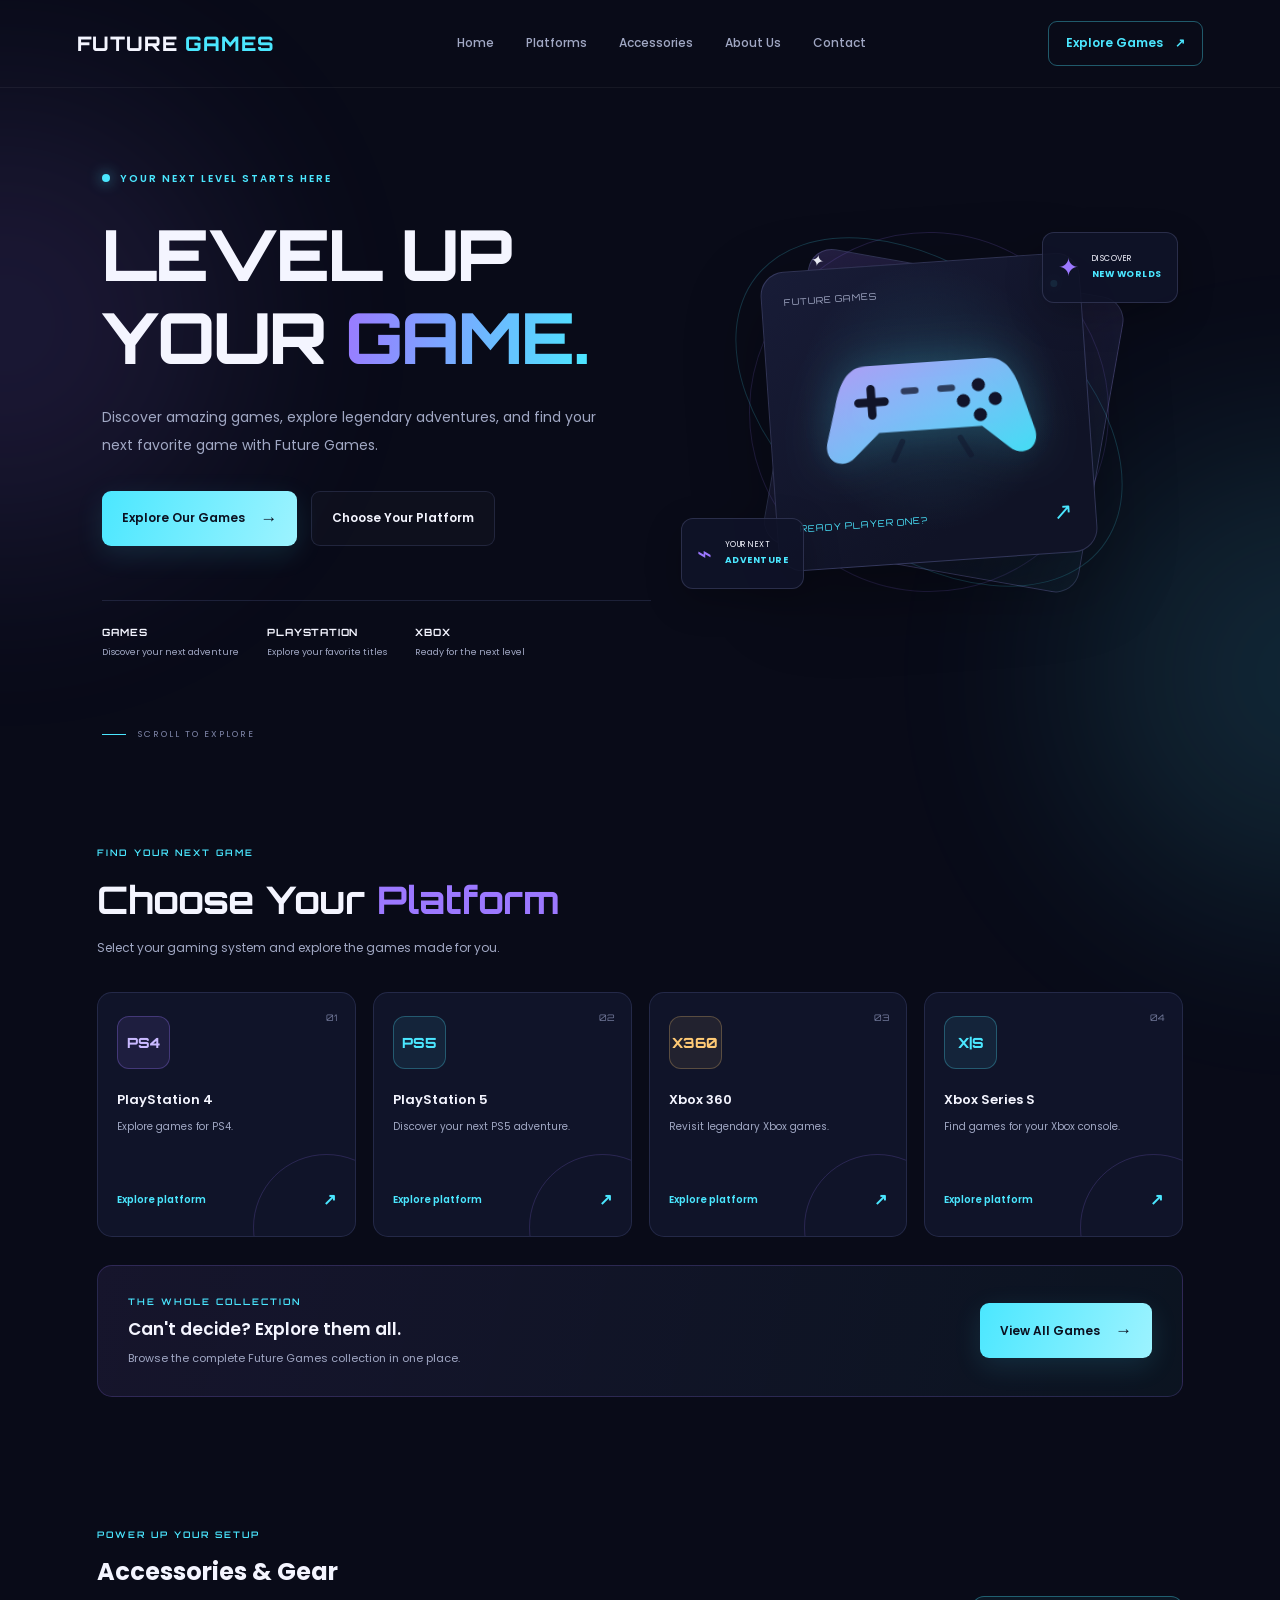
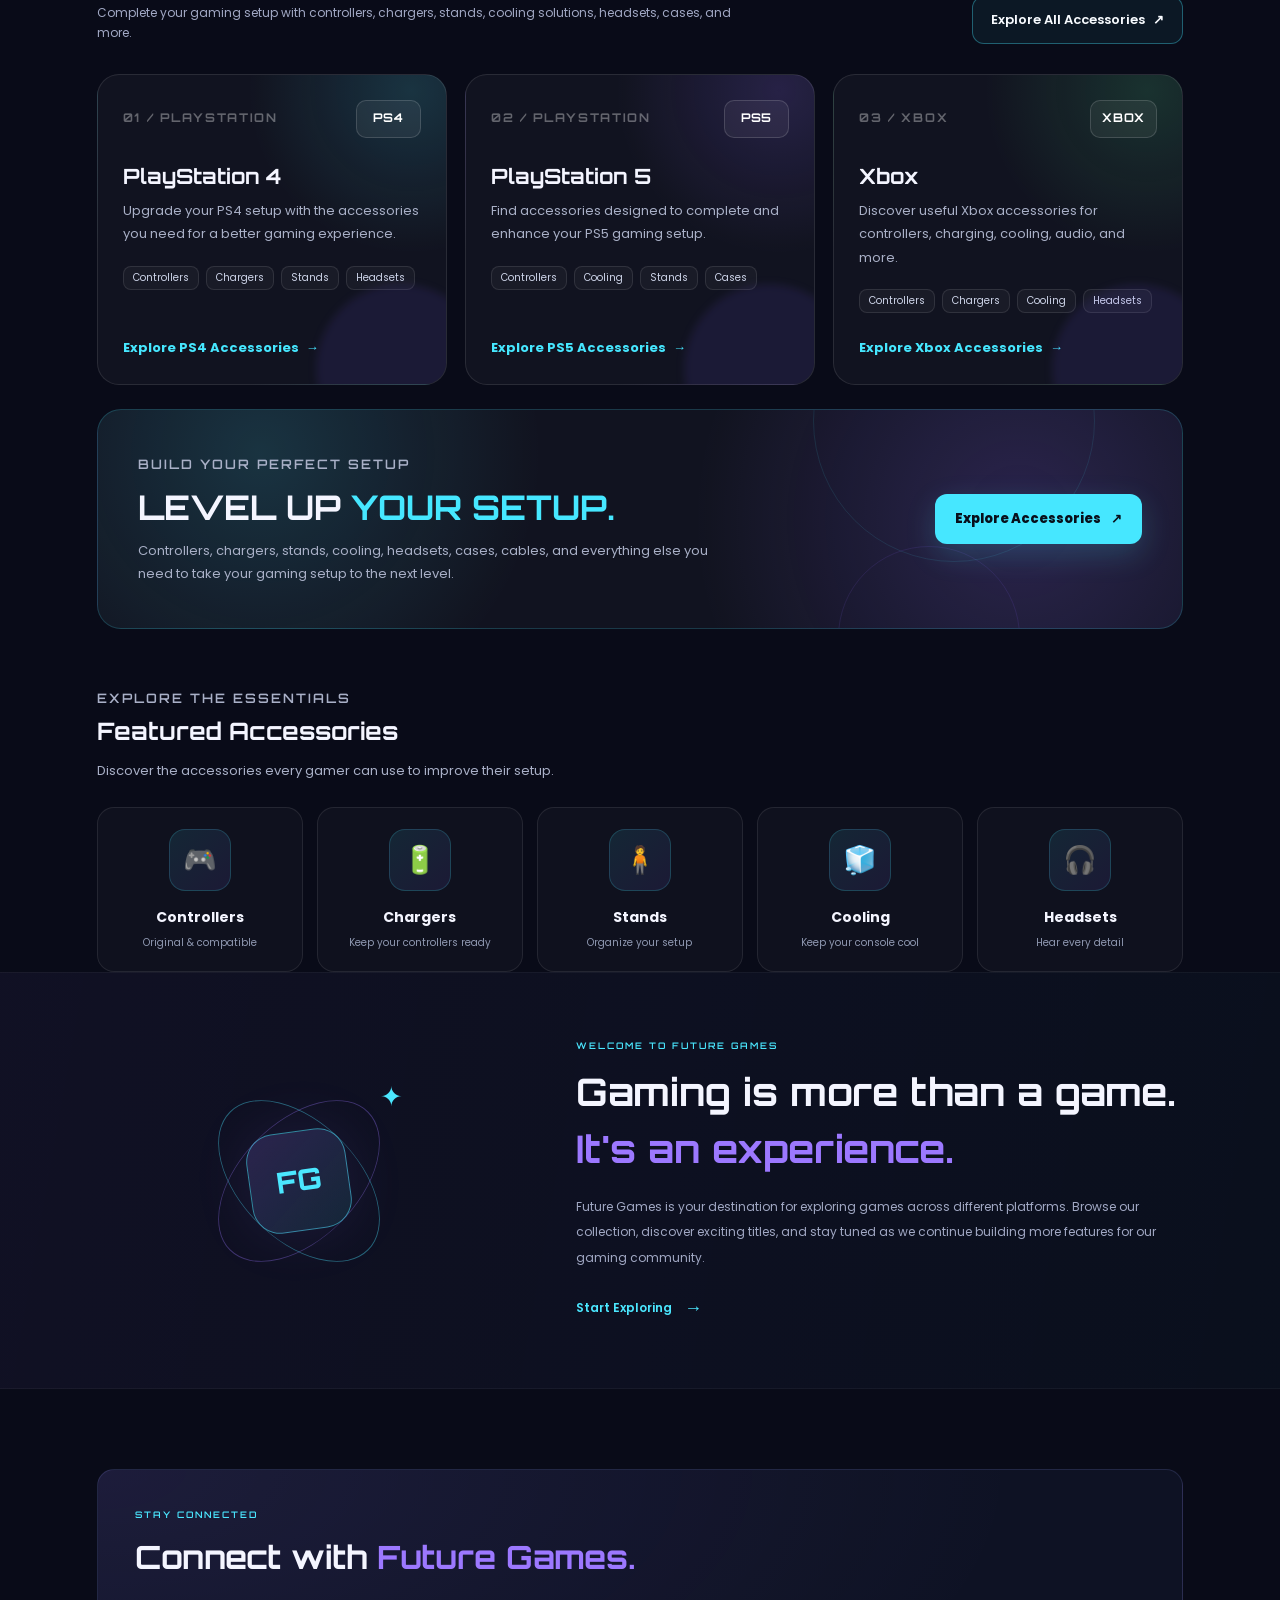
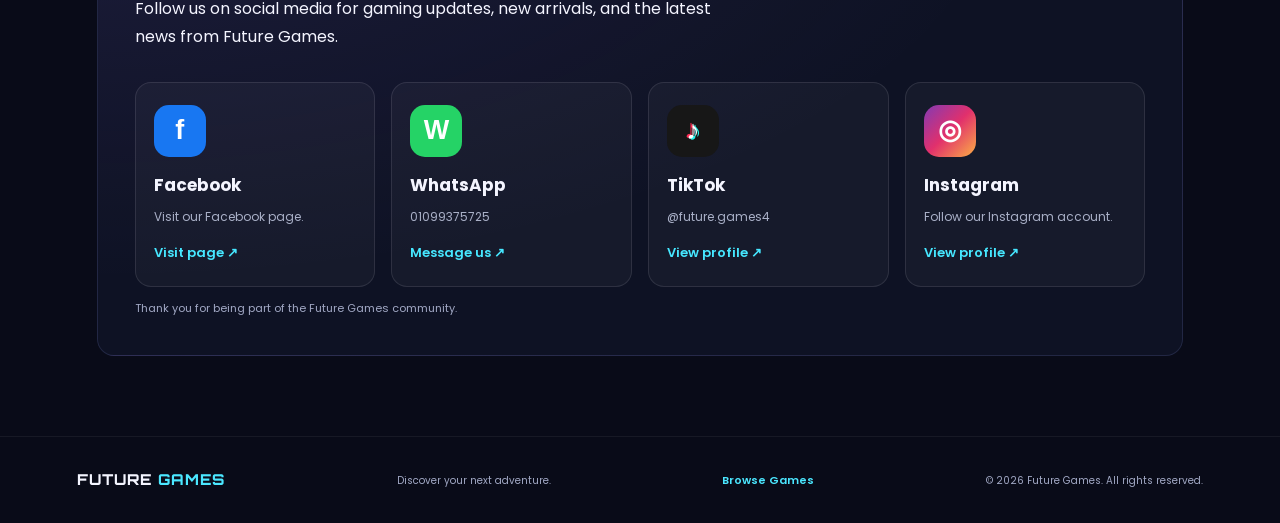
<file: index.html>
<!DOCTYPE html>
<html lang="en">
<head>
    <meta charset="UTF-8">
    <meta name="viewport" content="width=device-width, initial-scale=1.0">
    <title>Future Games</title>

    <link rel="preconnect" href="https://fonts.googleapis.com">
    <link rel="preconnect" href="https://fonts.gstatic.com" crossorigin>
    <link href="https://fonts.googleapis.com/css2?family=Orbitron:wght@500;700;800&family=Poppins:wght@400;500;600;700&display=swap" rel="stylesheet">

    <link rel="stylesheet" href="style.css">

    <script>
    (function () {
        const params = new URLSearchParams(window.location.search);

        /*
         * Future Games navigation:
         *
         * No query:
         * index.html -> home.html
         *
         * games=1:
         * index.html?games=1 -> games page
         *
         * platform:
         * index.html?platform=PS4 -> games page
         * index.html?platform=PS5 -> games page
         * etc.
         */

        const hasGamesParameter = params.get("games") === "1";
        const hasPlatformParameter = params.has("platform");

        if (!hasGamesParameter && !hasPlatformParameter) {
            window.location.replace("home.html");
            return;
        }

        const scrollKey = "futureGamesRefreshScroll-games";

        if ("scrollRestoration" in history) {
            history.scrollRestoration = "manual";
        }

        window.addEventListener("pagehide", function () {
            try {
                sessionStorage.setItem(
                    scrollKey,
                    String(window.scrollY || window.pageYOffset || 0)
                );
            } catch (error) {}
        });

        window.addEventListener("load", function () {
            const navigation = performance.getEntriesByType("navigation")[0];

            let savedPosition = null;

            try {
                savedPosition = sessionStorage.getItem(scrollKey);
            } catch (error) {}

            if (
                navigation &&
                navigation.type === "reload" &&
                savedPosition !== null
            ) {
                try {
                    sessionStorage.removeItem(scrollKey);
                } catch (error) {}

                const previousY = Number(savedPosition);

                if (Number.isFinite(previousY) && previousY > 0) {
                    const maxScroll = Math.max(
                        0,
                        document.documentElement.scrollHeight - window.innerHeight
                    );

                    window.scrollTo(0, Math.min(previousY, maxScroll));

                    requestAnimationFrame(function () {
                        requestAnimationFrame(function () {
                            window.scrollTo({
                                top: 0,
                                behavior: "smooth"
                            });
                        });
                    });
                } else {
                    window.scrollTo(0, 0);
                }
            } else {
                try {
                    sessionStorage.removeItem(scrollKey);
                } catch (error) {}
            }
        });
    })();
    </script>
</head>

<body>
    <div class="background-glow glow-one"></div>
    <div class="background-glow glow-two"></div>

    <header class="hero">
        <div class="hero-content">
            <p class="small-title">NEXT LEVEL GAMING</p>
            <h1>FUTURE <span>GAMES</span></h1>
            <p class="hero-description">
                Explore our collection of games and discover your next adventure.
            </p>

            <div class="search-box">
                <input
                    type="text"
                    id="searchInput"
                    placeholder="Search for a game..."
                >
            </div>
        </div>
    </header>

    <main class="container">
        <div class="section-header">
            <div>
                <p class="small-title">OUR COLLECTION</p>
                <h2>Featured Games</h2>
            </div>

            <div id="gameCount" class="game-count">0 Games</div>
        </div>

        <section id="gamesContainer" class="games-grid"></section>

        <div id="noResults" class="no-results">
            No games found.
        </div>
    </main>

    <div id="detailsModal" class="modal">
        <div class="modal-background"></div>

        <div class="modal-content">
            <button id="closeModal" class="close-button">×</button>
            <div id="detailsContainer"></div>
        </div>
    </div>

    <script src="script.js"></script>
</body>
</html>
</file>
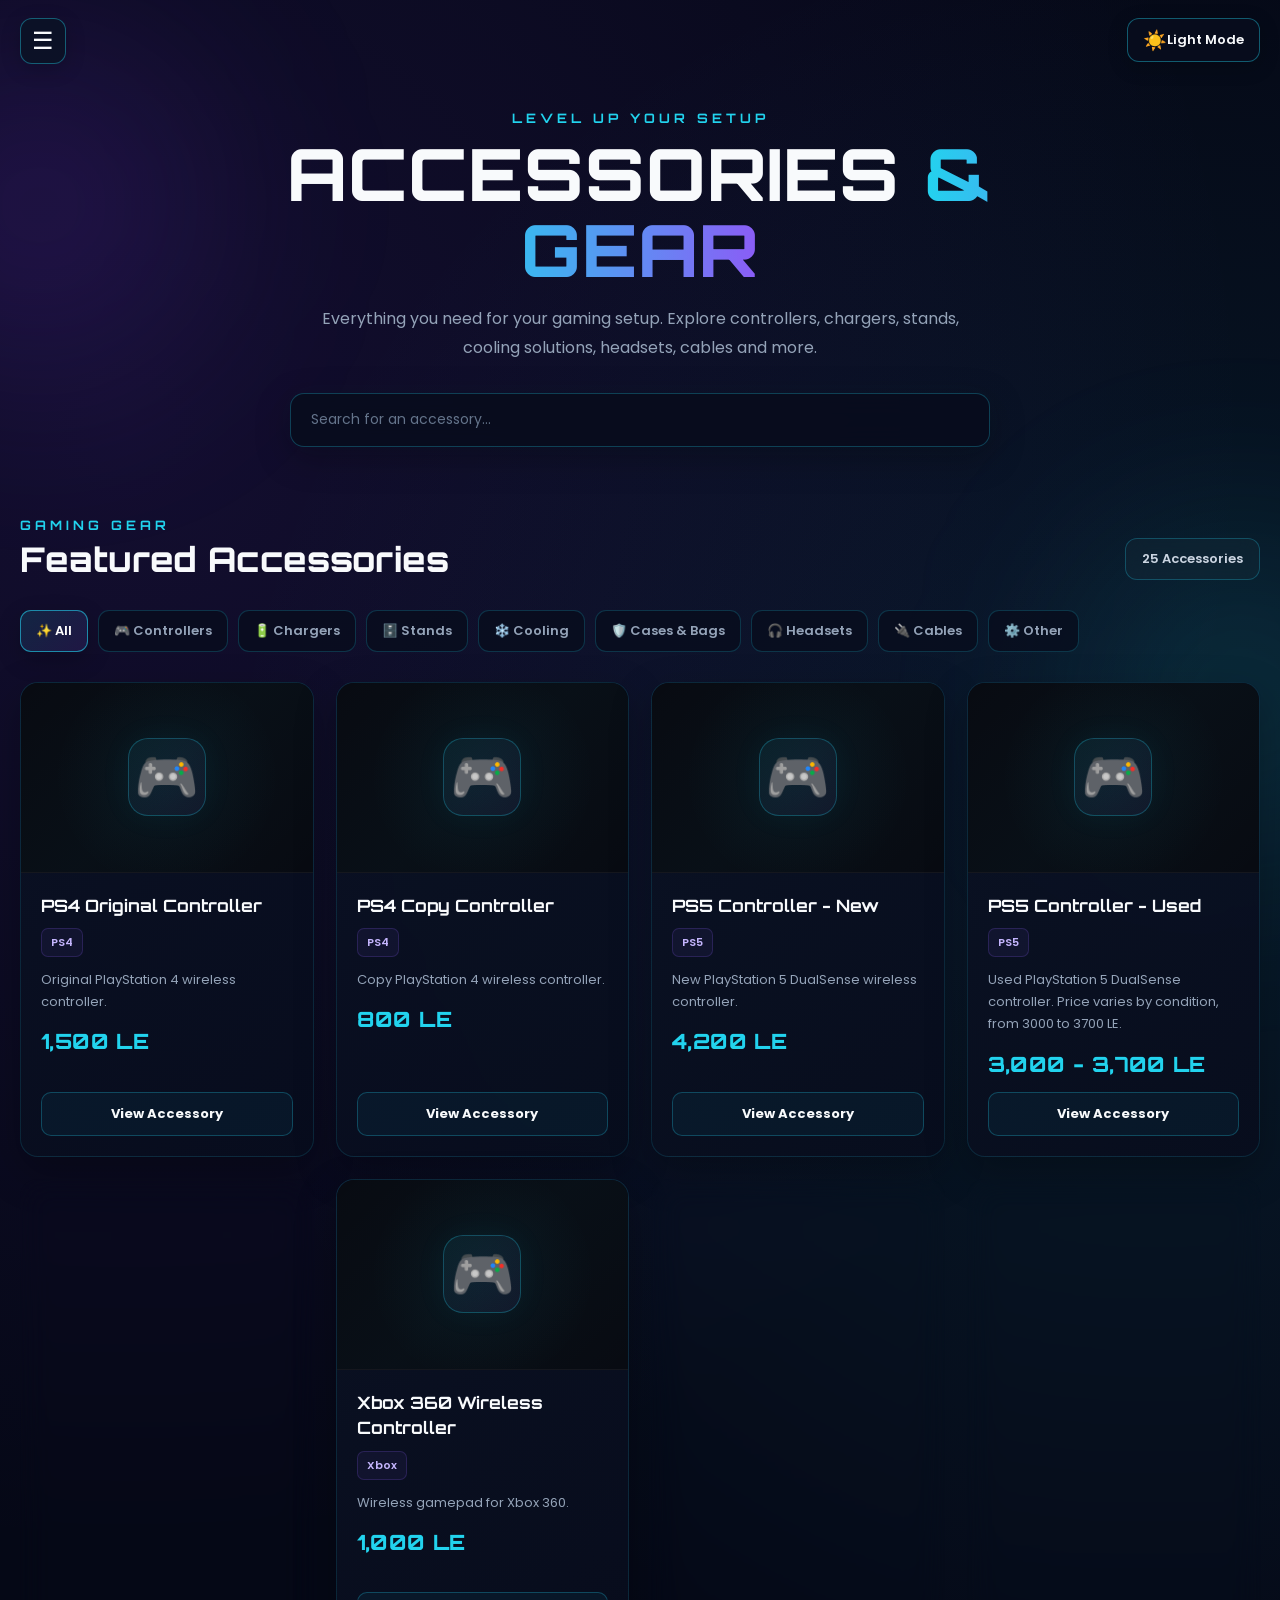
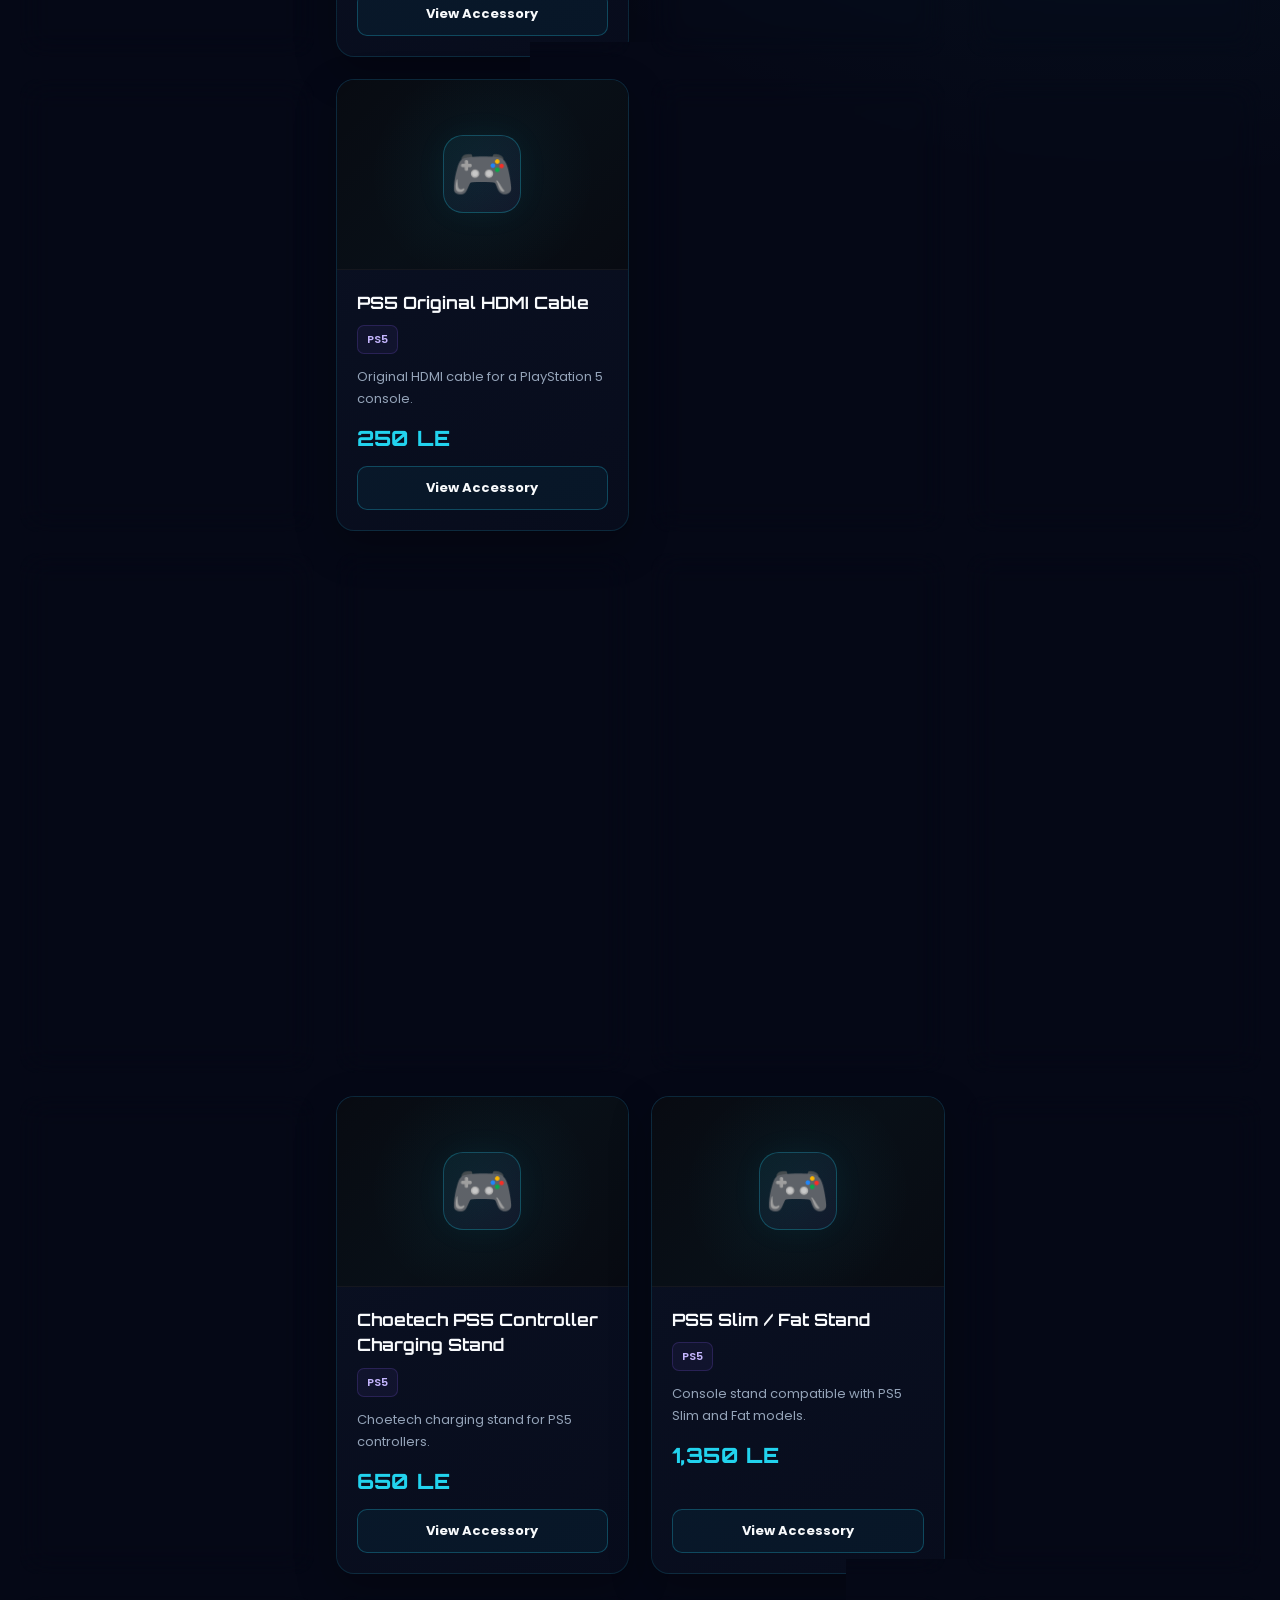
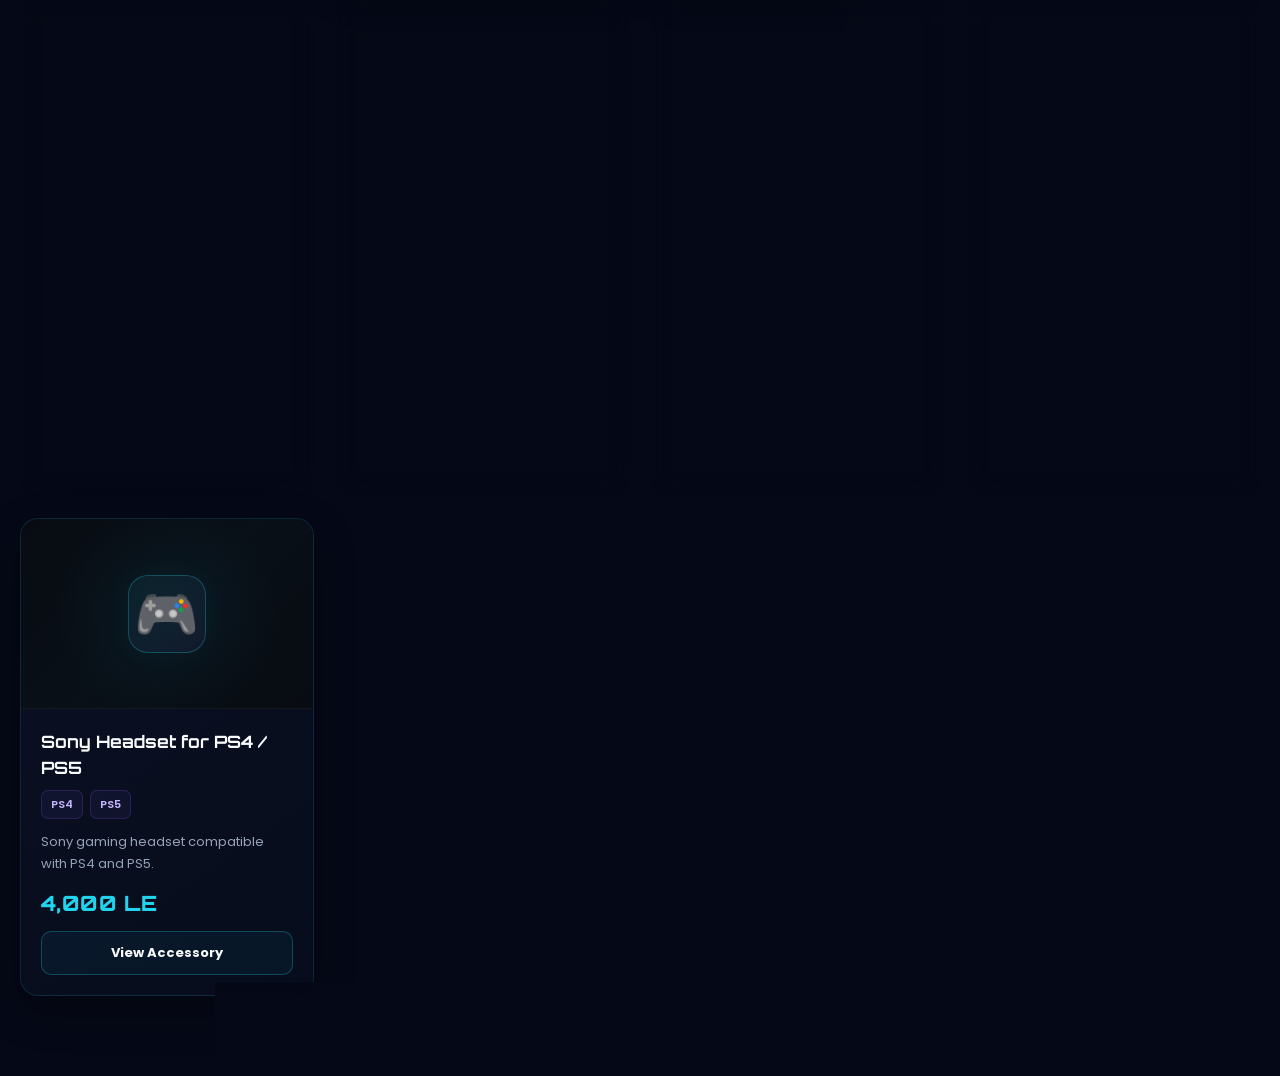
<file: accessories.html>
<!DOCTYPE html>
<html lang="en">
<head>
    <meta charset="UTF-8">
    <meta name="viewport" content="width=device-width, initial-scale=1.0">

    <title>Future Games | Accessories & Gear</title>

    <link rel="preconnect" href="https://fonts.googleapis.com">
    <link rel="preconnect" href="https://fonts.gstatic.com" crossorigin>

    <link
        href="https://fonts.googleapis.com/css2?family=Orbitron:wght@500;700;800&family=Poppins:wght@400;500;600;700&display=swap"
        rel="stylesheet"
    >

    <link rel="stylesheet" href="style.css">

    <style>
        /*
         * ============================================================
         * ACCESSORIES PAGE
         * ============================================================
         */

        .accessories-page {
            position: relative;
            z-index: 2;
        }

        /*
         * ACCESSORIES HERO
         */

        .accessories-hero {
            position: relative;
            padding: 110px 20px 70px;
            text-align: center;
        }

        .accessories-hero .hero-content {
            max-width: 900px;
            margin: 0 auto;
        }

        .accessories-hero h1 {
            margin: 10px 0 18px;
            font-family: "Orbitron", sans-serif;
            font-size: clamp(38px, 7vw, 72px);
            font-weight: 800;
            line-height: 1.05;
            letter-spacing: 1px;
        }

        .accessories-hero h1 span {
            background: linear-gradient(90deg, #22d3ee, #8b5cf6);
            -webkit-background-clip: text;
            background-clip: text;
            color: transparent;
        }

        .accessories-description {
            max-width: 680px;
            margin: 0 auto 30px;
            color: #94a3b8;
            font-size: 16px;
            line-height: 1.8;
        }

        /*
         * ACCESSORIES SEARCH
         */

        .accessories-search-box {
            width: min(700px, 100%);
            margin: 0 auto;
        }

        .accessories-search-box input {
            width: 100%;
            min-height: 54px;
            padding: 15px 20px;
            border: 1px solid #22d3ee44;
            border-radius: 14px;
            outline: none;
            color: #f8fafc;
            background: #080d1de8;
            font-family: "Poppins", sans-serif;
            font-size: 14px;
            box-shadow: 0 10px 35px #0004, 0 0 30px #22d3ee08;
            backdrop-filter: blur(15px);
            transition: border-color .25s, box-shadow .25s, background .25s;
        }

        .accessories-search-box input::placeholder {
            color: #64748b;
        }

        .accessories-search-box input:focus {
            border-color: #22d3ee99;
            box-shadow: 0 10px 35px #0005, 0 0 30px #22d3ee18;
        }

        /*
         * ACCESSORIES CONTAINER
         */

        .accessories-container {
            position: relative;
            z-index: 2;
            width: min(1400px, calc(100% - 40px));
            margin: 0 auto;
            padding-bottom: 80px;
        }

        /*
         * SECTION HEADER
         */

        .accessories-section-header {
            display: flex;
            align-items: flex-end;
            justify-content: space-between;
            gap: 20px;
            margin-bottom: 30px;
        }

        .accessories-section-header h2 {
            margin: 5px 0 0;
            font-family: "Orbitron", sans-serif;
            font-size: clamp(24px, 4vw, 34px);
            font-weight: 800;
        }

        .accessories-count {
            flex-shrink: 0;
            padding: 10px 16px;
            border: 1px solid #22d3ee44;
            border-radius: 12px;
            color: #cbd5e1;
            background: #ffffff06;
            font-size: 13px;
            font-weight: 600;
            backdrop-filter: blur(10px);
        }

        /*
         * CATEGORY FILTERS
         */

        .accessories-filters {
            display: flex;
            flex-wrap: wrap;
            gap: 10px;
            margin-bottom: 30px;
        }

        .accessory-filter {
            min-height: 42px;
            padding: 9px 15px;
            border: 1px solid #22d3ee33;
            border-radius: 11px;
            color: #94a3b8;
            background: #080d1dcc;
            cursor: pointer;
            font-family: "Poppins", sans-serif;
            font-size: 13px;
            font-weight: 600;
            transition: color .2s, background .2s, border-color .2s, transform .2s;
        }

        .accessory-filter:hover {
            color: #f8fafc;
            border-color: #22d3ee77;
            background: #22d3ee12;
            transform: translateY(-2px);
        }

        .accessory-filter.active {
            color: #ffffff;
            border-color: #22d3ee99;
            background: linear-gradient(135deg, #22d3ee20, #8b5cf620);
            box-shadow: 0 8px 25px #0003;
        }

        /*
         * ACCESSORIES GRID
         */

        .accessories-grid {
            display: grid;
            grid-template-columns: repeat(auto-fill, minmax(250px, 1fr));
            gap: 22px;
        }

        /*
         * ACCESSORY CARD
         */

        .accessory-card {
            min-height: 330px;
            display: flex;
            flex-direction: column;
            overflow: hidden;
            border: 1px solid #22d3ee22;
            border-radius: 18px;
            background: linear-gradient(145deg, #0b1224ee, #080d1dee);
            box-shadow: 0 15px 40px #0004;
            backdrop-filter: blur(15px);
            transition: transform .25s, border-color .25s, box-shadow .25s;
            animation: accessoryCardReveal .4s ease both;
        }

        .accessory-card:hover {
            transform: translateY(-7px);
            border-color: #22d3ee66;
            box-shadow: 0 22px 55px #0006, 0 0 30px #22d3ee0c;
        }

        @keyframes accessoryCardReveal {
            from {
                opacity: 0;
                transform: translateY(15px);
            }

            to {
                opacity: 1;
                transform: translateY(0);
            }
        }

        /*
         * ACCESSORY COVER
         */

        .accessory-cover {
            position: relative;
            height: 190px;
            display: flex;
            align-items: center;
            justify-content: center;
            overflow: hidden;
            border-bottom: 1px solid #ffffff0d;
            background: radial-gradient(circle at center, #22d3ee0e, transparent 65%), #080b12;
            font-size: 52px;
            background-size: contain;
            background-repeat: no-repeat;
            background-position: center;
        }

        .accessory-cover::after {
            content: "";
            position: absolute;
            inset: 0;
            background: linear-gradient(135deg, transparent, #22d3ee06, transparent);
            pointer-events: none;
        }

        .accessory-placeholder-icon {
            position: relative;
            z-index: 1;
            width: 78px;
            height: 78px;
            display: flex;
            align-items: center;
            justify-content: center;
            border: 1px solid #22d3ee44;
            border-radius: 20px;
            background: linear-gradient(135deg, #22d3ee12, #8b5cf612);
            box-shadow: 0 0 35px #22d3ee0c;
        }

        /*
         * ACCESSORY INFO
         */

        .accessory-info {
            display: flex;
            flex-direction: column;
            flex: 1;
            padding: 20px;
        }

        .accessory-info h3 {
            margin: 0 0 10px;
            color: #f8fafc;
            font-family: "Orbitron", sans-serif;
            font-size: 17px;
            font-weight: 700;
            line-height: 1.5;
        }

        .accessory-tags {
            display: flex;
            flex-wrap: wrap;
            gap: 7px;
            margin-bottom: 12px;
        }

        .accessory-tag {
            padding: 5px 9px;
            border: 1px solid #8b5cf633;
            border-radius: 7px;
            color: #c4b5fd;
            background: #8b5cf610;
            font-size: 11px;
            font-weight: 600;
        }

        .accessory-description {
            margin: 0;
            color: #94a3b8;
            font-size: 13px;
            line-height: 1.7;
        }

        /*
         * ACCESSORY PRICE
         */

        .accessory-price {
            margin: 15px 0;
            color: #22d3ee;
            font-family: "Orbitron", sans-serif;
            font-size: 21px;
            font-weight: 800;
            letter-spacing: .4px;
        }

        .accessory-offer {
            display: inline-block;
            align-self: flex-start;
            margin: 0 0 12px;
            padding: 5px 10px;
            border: 1px solid #22c55e66;
            border-radius: 8px;
            color: #86efac;
            background: #22c55e14;
            font-size: 12px;
            font-weight: 700;
        }

        .accessory-button {
            width: 100%;
            margin-top: auto;
            padding: 11px 14px;
            border: 1px solid #22d3ee44;
            border-radius: 10px;
            color: #f8fafc;
            background: #22d3ee0d;
            cursor: pointer;
            font-family: "Poppins", sans-serif;
            font-size: 13px;
            font-weight: 700;
            transition: background .2s, border-color .2s, transform .2s;
        }

        .accessory-button:hover {
            border-color: #22d3ee88;
            background: #22d3ee18;
            transform: translateY(-2px);
        }

        /*
         * EMPTY STATE
         */

        .accessories-empty {
            display: none;
            padding: 70px 25px;
            border: 1px dashed #22d3ee44;
            border-radius: 18px;
            text-align: center;
            background: #ffffff03;
        }

        .accessories-empty-icon {
            width: 76px;
            height: 76px;
            display: flex;
            align-items: center;
            justify-content: center;
            margin: 0 auto 20px;
            border: 1px solid #22d3ee33;
            border-radius: 50%;
            background: linear-gradient(135deg, #22d3ee12, #8b5cf612);
            font-size: 32px;
        }

        .accessories-empty h3 {
            margin: 0 0 10px;
            font-family: "Orbitron", sans-serif;
            font-size: 24px;
        }

        .accessories-empty p {
            max-width: 500px;
            margin: 0 auto;
            color: #64748b;
            font-size: 14px;
            line-height: 1.7;
        }

        /*
         * ACCESSORIES SIDEBAR
         */

        .accessories-sidebar-wrapper {
            position: relative;
            z-index: 5000;
        }

        .sidebar-all-accessories-button,
        .sidebar-all-games-button {
            margin-top: 10px;
        }

        /*
         * LIGHT MODE
         */

        body.light-mode .accessories-search-box input {
            color: #0f172a;
            background: #ffffffdd;
            border-color: #0891b244;
        }

        body.light-mode .accessories-search-box input::placeholder {
            color: #64748b;
        }

        body.light-mode .accessory-filter {
            color: #475569;
            background: #ffffffcc;
            border-color: #0891b233;
        }

        body.light-mode .accessory-filter:hover {
            color: #0f172a;
            background: #0891b210;
            border-color: #0891b266;
        }

        body.light-mode .accessory-filter.active {
            color: #0f172a;
            border-color: #0891b277;
            background: linear-gradient(135deg, #22d3ee20, #8b5cf620);
        }

        body.light-mode .accessory-card {
            background: #ffffffdd;
            border-color: #0891b222;
        }

        body.light-mode .accessory-card:hover {
            border-color: #0891b266;
        }

        body.light-mode .accessory-info h3 {
            color: #0f172a;
        }

        body.light-mode .accessory-description {
            color: #64748b;
        }

        body.light-mode .accessories-count {
            color: #475569;
            background: #ffffff99;
            border-color: #0891b233;
        }

        body.light-mode .accessory-price {
            color: #0891b2;
        }

        body.light-mode .accessory-button {
            color: #0f172a;
        }

        body.light-mode .accessory-offer {
            color: #166534;
            background: #22c55e16;
        }

        body.light-mode .accessories-empty {
            background: #ffffff88;
        }

        /*
         * RESPONSIVE
         */

        @media(max-width: 800px) {
            .accessories-hero {
                padding-top: 90px;
            }

            .accessories-section-header {
                align-items: flex-start;
                flex-direction: column;
            }

            .accessories-grid {
                grid-template-columns: repeat(auto-fill, minmax(220px, 1fr));
            }
        }

        @media(max-width: 550px) {
            .accessories-hero {
                padding: 85px 15px 55px;
            }

            .accessories-container {
                width: calc(100% - 24px);
            }

            .accessories-hero h1 {
                font-size: 38px;
            }

            .accessories-description {
                font-size: 14px;
            }

            .accessories-section-header h2 {
                font-size: 24px;
            }

            .accessories-grid {
                grid-template-columns: 1fr;
            }

            .accessory-cover {
                height: 180px;
            }

            .accessories-filters {
                gap: 7px;
            }

            .accessory-filter {
                flex: 1 1 auto;
            }

            .header-controls {
                top: 10px !important;
                right: 10px !important;
                gap: 6px !important;
            }
        }
    </style>

    <script>
    /*
     * ============================================================
     * ACCESSORIES PAGE NAVIGATION
     * ============================================================
     */

    (function () {
        const scrollKey = "futureGamesRefreshScroll-accessories";

        if ("scrollRestoration" in history) {
            history.scrollRestoration = "manual";
        }

        window.addEventListener("pagehide", function () {
            try {
                sessionStorage.setItem(
                    scrollKey,
                    String(window.scrollY || window.pageYOffset || 0)
                );
            } catch (error) {}
        });

        window.addEventListener("load", function () {
            const navigation = performance.getEntriesByType("navigation")[0];
            let savedPosition = null;

            try {
                savedPosition = sessionStorage.getItem(scrollKey);
            } catch (error) {}

            if (
                navigation &&
                navigation.type === "reload" &&
                savedPosition !== null
            ) {
                try {
                    sessionStorage.removeItem(scrollKey);
                } catch (error) {}

                const previousY = Number(savedPosition);

                if (Number.isFinite(previousY) && previousY > 0) {
                    const maxScroll = Math.max(
                        0,
                        document.documentElement.scrollHeight - window.innerHeight
                    );

                    window.scrollTo(0, Math.min(previousY, maxScroll));

                    requestAnimationFrame(function () {
                        requestAnimationFrame(function () {
                            window.scrollTo({
                                top: 0,
                                behavior: "smooth"
                            });
                        });
                    });
                } else {
                    window.scrollTo(0, 0);
                }
            } else {
                try {
                    sessionStorage.removeItem(scrollKey);
                } catch (error) {}
            }
        });
    })();
    </script>
</head>

<body>

    <!-- BACKGROUND -->

    <div class="background-glow glow-one"></div>
    <div class="background-glow glow-two"></div>

    <!-- ACCESSORIES SIDEBAR -->

    <div
        class="accessories-sidebar-wrapper"
        id="accessoriesSidebarWrapper"
    >
        <button
            class="platform-menu-button"
            id="platformMenuButton"
            type="button"
            aria-label="Open console menu"
            aria-expanded="false"
        >
            ☰
        </button>

        <div class="platform-overlay" id="platformOverlay"></div>

        <aside
            class="platform-sidebar"
            id="platformSidebar"
            aria-label="Console selection"
        >
            <button
                class="platform-close"
                id="platformCloseButton"
                type="button"
                aria-label="Close menu"
            >
                ×
            </button>

            <h2>Choose Console</h2>

            <button
                type="button"
                id="sidebarHomeButton"
                class="sidebar-home-button"
            >
                🏠 Home
            </button>

            <button
                type="button"
                id="sidebarAllAccessoriesButton"
                class="sidebar-home-button sidebar-all-accessories-button"
            >
                🧩 All Accessories
            </button>

            <button
                type="button"
                id="sidebarAllGamesButton"
                class="sidebar-home-button sidebar-all-games-button"
            >
                🎮 All Games
            </button>

            <!-- PS4 -->

            <div class="sidebar-console-group">
                <div class="sidebar-console-title">🎮 PlayStation 4</div>

                <button
                    type="button"
                    class="sidebar-sub-button"
                    data-action="games"
                    data-platform="PS4"
                >
                    🎮 Games
                </button>

                <button
                    type="button"
                    class="sidebar-sub-button"
                    data-action="accessories"
                    data-platform="PS4"
                >
                    🧩 Accessories
                </button>
            </div>

            <!-- PS5 -->

            <div class="sidebar-console-group">
                <div class="sidebar-console-title">🎮 PlayStation 5</div>

                <button
                    type="button"
                    class="sidebar-sub-button"
                    data-action="games"
                    data-platform="PS5"
                >
                    🎮 Games
                </button>

                <button
                    type="button"
                    class="sidebar-sub-button"
                    data-action="accessories"
                    data-platform="PS5"
                >
                    🧩 Accessories
                </button>
            </div>

            <!-- XBOX -->

            <div class="sidebar-console-group">
                <div class="sidebar-console-title">🎮 Xbox</div>

                <button
                    type="button"
                    class="sidebar-sub-button"
                    data-action="games"
                    data-platform="Xbox"
                >
                    🎮 Games
                </button>

                <button
                    type="button"
                    class="sidebar-sub-button"
                    data-action="accessories"
                    data-platform="Xbox"
                >
                    🧩 Accessories
                </button>
            </div>
        </aside>
    </div>

    <!-- MAIN PAGE -->

    <main class="accessories-page">

        <!-- HERO -->

        <header class="accessories-hero">
            <div class="hero-content">
                <p class="small-title">LEVEL UP YOUR SETUP</p>

                <h1>
                    ACCESSORIES
                    <span>&amp; GEAR</span>
                </h1>

                <p class="accessories-description">
                    Everything you need for your gaming setup.
                    Explore controllers, chargers, stands,
                    cooling solutions, headsets, cables and more.
                </p>

                <div class="accessories-search-box">
                    <input
                        type="text"
                        id="accessorySearchInput"
                        placeholder="Search for an accessory..."
                        autocomplete="off"
                    >
                </div>
            </div>
        </header>

        <!-- MAIN ACCESSORIES CONTENT -->

        <section class="accessories-container">

            <div class="accessories-section-header">
                <div>
                    <p class="small-title">GAMING GEAR</p>
                    <h2>Featured Accessories</h2>
                </div>

                <div id="accessoryCount" class="accessories-count">
                    0 Accessories
                </div>
            </div>

            <!-- CATEGORY FILTERS -->

            <div id="accessoryFilters" class="accessories-filters">
                <button
                    type="button"
                    class="accessory-filter active"
                    data-category="ALL"
                >
                    ✨ All
                </button>

                <button
                    type="button"
                    class="accessory-filter"
                    data-category="Controllers"
                >
                    🎮 Controllers
                </button>

                <button
                    type="button"
                    class="accessory-filter"
                    data-category="Chargers"
                >
                    🔋 Chargers
                </button>

                <button
                    type="button"
                    class="accessory-filter"
                    data-category="Stands"
                >
                    🗄️ Stands
                </button>

                <button
                    type="button"
                    class="accessory-filter"
                    data-category="Cooling"
                >
                    ❄️ Cooling
                </button>

                <button
                    type="button"
                    class="accessory-filter"
                    data-category="Cases"
                >
                    🛡️ Cases & Bags
                </button>

                <button
                    type="button"
                    class="accessory-filter"
                    data-category="Headsets"
                >
                    🎧 Headsets
                </button>

                <button
                    type="button"
                    class="accessory-filter"
                    data-category="Cables"
                >
                    🔌 Cables
                </button>

                <button
                    type="button"
                    class="accessory-filter"
                    data-category="Other Accessories"
                >
                    ⚙️ Other
                </button>
            </div>

            <!-- ACCESSORIES GRID -->

            <section
                id="accessoriesContainer"
                class="accessories-grid"
            ></section>

            <!-- EMPTY STATE -->

            <div id="accessoriesEmpty" class="accessories-empty">
                <div class="accessories-empty-icon">🎮</div>

                <h3>No Accessories Found</h3>

                <p>
                    No accessories match your current search or filters.
                    Try changing your search or selecting another category.
                </p>
            </div>

        </section>
    </main>

    <!-- DETAILS MODAL -->

    <div id="accessoryDetailsModal" class="modal">
        <div class="modal-background"></div>

        <div class="modal-content">
            <button
                id="closeAccessoryModal"
                class="close-button"
                type="button"
                aria-label="Close accessory details"
            >
                ×
            </button>

            <div id="accessoryDetailsContainer"></div>
        </div>
    </div>

    <!-- ACCESSORIES JAVASCRIPT -->

    <script>
    /*
     * ============================================================
     * THEME TOGGLE AND CROSS-PAGE SYNCHRONIZATION
     * ============================================================
     */

    function updateThemeButton(button) {
        if (!button) {
            return;
        }

        const isLight = document.body.classList.contains("light-mode");

        button.innerHTML = isLight
            ? '<span class="theme-icon">🌙</span><span>Dark Mode</span>'
            : '<span class="theme-icon">☀️</span><span>Light Mode</span>';

        button.setAttribute("aria-label", "Switch color theme");
        button.setAttribute("aria-pressed", isLight ? "true" : "false");
        button.setAttribute(
            "title",
            isLight ? "Switch to dark mode" : "Switch to light mode"
        );
    }

    function applySavedTheme() {
        let savedTheme = "dark";

        try {
            savedTheme = localStorage.getItem("futureGamesTheme") || "dark";
        } catch (error) {
            console.warn(
                "Future Games: Unable to read the saved theme.",
                error
            );
        }

        document.body.classList.toggle(
            "light-mode",
            savedTheme === "light"
        );

        updateThemeButton(
            document.getElementById("themeToggle")
        );
    }

    function createThemeToggle() {
        let controls = document.querySelector(".header-controls");
        let button = document.getElementById("themeToggle");

        if (!controls) {
            controls = document.createElement("div");
            controls.className = "header-controls";

            controls.style.cssText = `
                position: fixed;
                top: 15px;
                right: 15px;
                z-index: 5005;
                display: flex;
                align-items: center;
                gap: 10px;
            `;

            document.body.appendChild(controls);
        }

        if (!button) {
            button = document.createElement("button");
            button.id = "themeToggle";
            button.className = "theme-toggle";
            button.type = "button";
            button.setAttribute("aria-label", "Switch color theme");
        }

        if (button.dataset.themeListener !== "true") {
            button.addEventListener("click", function () {
                const isLight = document.body.classList.toggle("light-mode");

                try {
                    localStorage.setItem(
                        "futureGamesTheme",
                        isLight ? "light" : "dark"
                    );
                } catch (error) {
                    console.warn(
                        "Future Games: Unable to save the selected theme.",
                        error
                    );
                }

                updateThemeButton(button);
            });

            button.dataset.themeListener = "true";
        }

        if (button.parentElement !== controls) {
            controls.appendChild(button);
        }

        applySavedTheme();
        updateThemeButton(button);
    }

    /*
     * Apply the saved theme when the page loads or is restored
     * from the browser's back-forward cache.
     */

    window.addEventListener("pageshow", function () {
        applySavedTheme();
    });

    /*
     * Synchronize the theme if it changes in another tab or page
     * under the same website origin.
     */

    window.addEventListener("storage", function (event) {
        if (
            event.key !== "futureGamesTheme" &&
            event.key !== null
        ) {
            return;
        }

        applySavedTheme();
    });

    /*
     * ============================================================
     * ACCESSORIES SIDEBAR
     * ============================================================
     */

    function createAccessoriesSidebar() {
        const sidebar = document.getElementById("platformSidebar");
        const menuButton = document.getElementById("platformMenuButton");
        const overlay = document.getElementById("platformOverlay");
        const closeButton = document.getElementById("platformCloseButton");
        const homeButton = document.getElementById("sidebarHomeButton");

        const allAccessoriesButton = document.getElementById(
            "sidebarAllAccessoriesButton"
        );

        const allGamesButton = document.getElementById(
            "sidebarAllGamesButton"
        );

        if (!sidebar) {
            console.error(
                "Future Games: Accessories sidebar was not created."
            );
            return;
        }

        function openMenu() {
            sidebar.classList.add("open");

            if (overlay) {
                overlay.classList.add("open");
            }

            if (menuButton) {
                menuButton.setAttribute("aria-expanded", "true");
            }
        }

        function closeMenu() {
            sidebar.classList.remove("open");

            if (overlay) {
                overlay.classList.remove("open");
            }

            if (menuButton) {
                menuButton.setAttribute("aria-expanded", "false");
            }
        }

        /*
         * HOME
         */

        if (homeButton) {
            homeButton.addEventListener("click", function () {
                window.location.href = "home.html";
            });
        }

        /*
         * ALL ACCESSORIES
         */

        if (allAccessoriesButton) {
            allAccessoriesButton.addEventListener("click", function () {
                window.location.href = "accessories.html";
            });
        }

        /*
         * ALL GAMES
         */

        if (allGamesButton) {
            allGamesButton.addEventListener("click", function () {
                window.location.href = "index.html?games=1";
            });
        }

        /*
         * OPEN MENU
         */

        if (menuButton) {
            menuButton.addEventListener("click", function () {
                if (sidebar.classList.contains("open")) {
                    closeMenu();
                } else {
                    openMenu();
                }
            });
        }

        /*
         * CLOSE BUTTON
         */

        if (closeButton) {
            closeButton.addEventListener("click", closeMenu);
        }

        /*
         * OVERLAY
         */

        if (overlay) {
            overlay.addEventListener("click", closeMenu);
        }

        /*
         * NAVIGATION BUTTONS
         */

        const navigationButtons = sidebar.querySelectorAll(
            "[data-action][data-platform]"
        );

        navigationButtons.forEach(function (button) {
            button.addEventListener("click", function () {
                const action = button.dataset.action;
                const platform = button.dataset.platform;

                if (action === "accessories") {
                    window.location.href =
                        "accessories.html?platform=" +
                        encodeURIComponent(platform);

                    return;
                }

                if (action === "games" && platform === "PS4") {
                    window.location.href = "index.html?platform=PS4";
                    return;
                }

                if (action === "games" && platform === "PS5") {
                    window.location.href = "index.html?platform=PS5";
                    return;
                }

                if (action === "games" && platform === "Xbox") {
                    window.location.href = "xbox.html";
                }
            });
        });

        /*
         * ESC KEY
         */

        document.addEventListener("keydown", function (event) {
            if (event.key === "Escape") {
                closeMenu();
            }
        });
    }

    /*
     * ============================================================
     * ACCESSORIES DATA
     * Total: 25 products
     * Images will be added in a later phase.
     * ============================================================
     */

    const accessories = [
        /*
         * CONTROLLERS
         */

        {
            id: 1,
            name: "PS4 Original Controller",
            price: 1500,
            currency: "LE",
            category: "Controllers",
            platforms: ["PS4"],
            cover: "",
            description:
                "Original PlayStation 4 wireless controller."
        },

        {
            id: 2,
            name: "PS4 Copy Controller",
            price: 800,
            currency: "LE",
            category: "Controllers",
            platforms: ["PS4"],
            cover: "",
            description:
                "Copy PlayStation 4 wireless controller."
        },

        {
            id: 3,
            name: "PS5 Controller - New",
            price: 4200,
            currency: "LE",
            category: "Controllers",
            platforms: ["PS5"],
            cover: "",
            description:
                "New PlayStation 5 DualSense wireless controller."
        },

        {
            id: 4,
            name: "PS5 Controller - Used",
            price: 3000,
            maxPrice: 3700,
            currency: "LE",
            category: "Controllers",
            platforms: ["PS5"],
            cover: "",
            description:
                "Used PlayStation 5 DualSense controller. " +
                "Price varies by condition, from 3000 to 3700 LE."
        },

        {
            id: 5,
            name: "Xbox 360 Wired Controller",
            price: 700,
            currency: "LE",
            category: "Controllers",
            platforms: ["Xbox"],
            cover: "",
            description:
                "Wired controller compatible with Xbox 360."
        },

        {
            id: 6,
            name: "Xbox 360 Wireless Controller",
            price: 1000,
            currency: "LE",
            category: "Controllers",
            platforms: ["Xbox"],
            cover: "",
            description:
                "Wireless gamepad for Xbox 360."
        },

        /*
         * CABLES
         */

        {
            id: 7,
            name: "PS5 USB Cable - 2m",
            price: 200,
            currency: "LE",
            category: "Cables",
            platforms: ["PS5"],
            cover: "",
            description:
                "Two-meter USB cable for a PS5 gaming setup."
        },

        {
            id: 8,
            name: "PS4 Original Controller Cable",
            price: 125,
            currency: "LE",
            category: "Cables",
            platforms: ["PS4"],
            cover: "",
            description:
                "Charging cable for the PS4 controller."
        },

        {
            id: 9,
            name: "PS4 Power Cable",
            price: 125,
            currency: "LE",
            category: "Cables",
            platforms: ["PS4"],
            cover: "",
            description:
                "Power cable for a PlayStation 4 console."
        },

        {
            id: 10,
            name: "PS5 Original HDMI Cable",
            price: 250,
            currency: "LE",
            category: "Cables",
            platforms: ["PS5"],
            cover: "",
            description:
                "Original HDMI cable for a PlayStation 5 console."
        },

        {
            id: 11,
            name: "Xbox 360 Charging Cable",
            price: 150,
            currency: "LE",
            category: "Cables",
            platforms: ["Xbox"],
            cover: "",
            description:
                "Charging cable for an Xbox 360 controller battery."
        },

        /*
         * CHARGERS AND BATTERIES
         */

        {
            id: 12,
            name: "Xbox 360 Battery + Cable",
            price: 225,
            currency: "LE",
            category: "Chargers",
            platforms: ["Xbox"],
            cover: "",
            description:
                "Xbox 360 rechargeable battery with charging cable."
        },

        {
            id: 13,
            name: "Xbox 360 Two Batteries + Cable Bundle",
            price: 350,
            currency: "LE",
            category: "Chargers",
            platforms: ["Xbox"],
            cover: "",
            isOffer: true,
            description:
                "Special bundle with two Xbox 360 batteries and a charging cable."
        },

        {
            id: 14,
            name: "Dobe PS5 Controller Charging Arm",
            price: 400,
            currency: "LE",
            category: "Chargers",
            platforms: ["PS5"],
            cover: "",
            description:
                "Charging accessory for a PS5 DualSense controller."
        },

        /*
         * STANDS AND CHARGING STATIONS
         */

        {
            id: 15,
            name: "PS4 Horizontal Fan + Charging Stand",
            price: 475,
            currency: "LE",
            category: "Cooling",
            platforms: ["PS4"],
            cover: "",
            description:
                "Horizontal PS4 stand with a cooling fan and charging function."
        },

        {
            id: 16,
            name: "PS4 Stand with Socket + Charger",
            price: 225,
            currency: "LE",
            category: "Stands",
            platforms: ["PS4"],
            cover: "",
            description:
                "PS4 stand with a power socket and controller charging function."
        },

        {
            id: 17,
            name: "PS4 / PS4 Pro / PS4 Slim Stand",
            price: 850,
            currency: "LE",
            category: "Stands",
            platforms: ["PS4"],
            cover: "",
            description:
                "Stand compatible with PS4, PS4 Pro and PS4 Slim consoles."
        },

        {
            id: 18,
            name: "Choetech PS5 Controller Charging Stand",
            price: 650,
            currency: "LE",
            category: "Stands",
            platforms: ["PS5"],
            cover: "",
            description:
                "Choetech charging stand for PS5 controllers."
        },

        {
            id: 19,
            name: "PS5 Slim / Fat Stand",
            price: 1350,
            currency: "LE",
            category: "Stands",
            platforms: ["PS5"],
            cover: "",
            description:
                "Console stand compatible with PS5 Slim and Fat models."
        },

        {
            id: 20,
            name: "Sony Original PS5 Stand",
            price: 1550,
            currency: "LE",
            category: "Stands",
            platforms: ["PS5"],
            cover: "",
            description:
                "Original Sony stand for a PlayStation 5 console."
        },

        /*
         * CASES AND BAGS
         */

        {
            id: 21,
            name: "PS4 / PS5 Console Bag",
            price: 650,
            currency: "LE",
            category: "Cases",
            platforms: ["PS4", "PS5"],
            cover: "",
            description:
                "Carrying bag for compatible PlayStation consoles."
        },

        {
            id: 22,
            name: "Dobe PS4 / PS5 Protective Case",
            price: 200,
            maxPrice: 250,
            currency: "LE",
            category: "Cases",
            platforms: ["PS4", "PS5"],
            cover: "",
            description:
                "Protective case for PS4 or PS5. " +
                "Price ranges from 200 to 250 LE depending on the version."
        },

        {
            id: 23,
            name: "PS5 Console Bag - New",
            price: 2500,
            currency: "LE",
            category: "Cases",
            platforms: ["PS5"],
            cover: "",
            description:
                "New carrying bag for a PlayStation 5 console."
        },

        {
            id: 24,
            name: "PS5 Slim Console Bag - KW",
            price: 3250,
            currency: "LE",
            category: "Cases",
            platforms: ["PS5"],
            cover: "",
            description:
                "KW-brand carrying bag for a PS5 Slim console."
        },

        /*
         * HEADSETS
         */

        {
            id: 25,
            name: "Sony Headset for PS4 / PS5",
            price: 4000,
            currency: "LE",
            category: "Headsets",
            platforms: ["PS4", "PS5"],
            cover: "",
            description:
                "Sony gaming headset compatible with PS4 and PS5."
        }
    ];

    /*
     * ============================================================
     * PAGE STATE
     * ============================================================
     */

    let activeCategory = "ALL";
    let activePlatform = "ALL";

    /*
     * ============================================================
     * ELEMENTS
     * ============================================================
     */

    const accessorySearchInput = document.getElementById(
        "accessorySearchInput"
    );

    const accessoriesContainer = document.getElementById(
        "accessoriesContainer"
    );

    const accessoriesEmpty = document.getElementById(
        "accessoriesEmpty"
    );

    const accessoryCount = document.getElementById(
        "accessoryCount"
    );

    const accessoryFilters = document.querySelectorAll(
        ".accessory-filter"
    );

    /*
     * ============================================================
     * URL PARAMETERS
     * ============================================================
     */

    function initializeAccessoriesFromURL() {
        const params = new URLSearchParams(window.location.search);

        const requestedPlatform = params.get("platform");
        const requestedCategory = params.get("category");

        const supportedPlatforms = ["PS4", "PS5", "Xbox"];

        const supportedCategories = [
            "Controllers",
            "Chargers",
            "Stands",
            "Cooling",
            "Cases",
            "Headsets",
            "Cables",
            "Other Accessories"
        ];

        if (
            requestedPlatform &&
            supportedPlatforms.includes(requestedPlatform)
        ) {
            activePlatform = requestedPlatform;
        }

        if (
            requestedCategory &&
            supportedCategories.includes(requestedCategory)
        ) {
            activeCategory = requestedCategory;
        }

        accessoryFilters.forEach(function (button) {
            button.classList.toggle(
                "active",
                button.dataset.category === activeCategory
            );
        });
    }

    /*
     * ============================================================
     * COVER STYLE
     * ============================================================
     */

    function getAccessoryCoverStyle(cover) {
        if (!cover) {
            return "";
        }

        if (
            cover.startsWith("linear-gradient") ||
            cover.startsWith("radial-gradient")
        ) {
            return `background-image: ${cover};`;
        }

        return `background-image: url('${cover}');`;
    }

    /*
     * ============================================================
     * PRICE FORMAT
     * Supports fixed prices and price ranges.
     * ============================================================
     */

    function getAccessoryPrice(accessory) {
        const currency = accessory.currency || "LE";

        if (
            accessory.price === null ||
            accessory.price === undefined ||
            accessory.price === "" ||
            !Number.isFinite(Number(accessory.price))
        ) {
            return "Price unavailable";
        }

        const minPrice = Number(accessory.price);
        const maxPrice =
            accessory.maxPrice === null ||
            accessory.maxPrice === undefined
                ? null
                : Number(accessory.maxPrice);

        const formattedMin = minPrice.toLocaleString("en-US");

        if (
            maxPrice !== null &&
            Number.isFinite(maxPrice) &&
            maxPrice !== minPrice
        ) {
            return `${formattedMin} - ${maxPrice.toLocaleString("en-US")} ${currency}`;
        }

        return `${formattedMin} ${currency}`;
    }

    /*
     * ============================================================
     * DISPLAY ACCESSORIES
     * ============================================================
     */

    function displayAccessories(accessoryList) {
        accessoriesContainer.innerHTML = "";

        accessoryCount.textContent =
            `${accessoryList.length} ${
                accessoryList.length === 1 ? "Accessory" : "Accessories"
            }`;

        if (!accessoryList.length) {
            accessoriesEmpty.style.display = "block";
            return;
        }

        accessoriesEmpty.style.display = "none";

        accessoryList.forEach(function (accessory, index) {
            const card = document.createElement("article");
            card.className = "accessory-card";
            card.style.animationDelay = `${index * 0.035}s`;

            const cover = accessory.cover || "";
            const coverStyle = getAccessoryCoverStyle(cover);

            const platformTags = Array.isArray(accessory.platforms)
                ? accessory.platforms
                : [];

            const tagsHTML = platformTags.length
                ? platformTags.map(function (platform) {
                    return `
                        <span class="accessory-tag">
                            ${platform}
                        </span>
                    `;
                }).join("")
                : `
                    <span class="accessory-tag">
                        ${accessory.category || "Accessory"}
                    </span>
                `;

            card.innerHTML = `
                <div
                    class="accessory-cover"
                    style="
                        ${coverStyle}
                        background-size:contain;
                        background-repeat:no-repeat;
                        background-position:center;
                    "
                >
                    ${
                        cover
                            ? ""
                            : `
                                <div class="accessory-placeholder-icon">
                                    🎮
                                </div>
                            `
                    }
                </div>

                <div class="accessory-info">
                    <h3>${accessory.name}</h3>

                    <div class="accessory-tags">
                        ${tagsHTML}
                    </div>

                    <p class="accessory-description">
                        ${accessory.description || "Gaming accessory."}
                    </p>

                    <div class="accessory-price">
                        ${getAccessoryPrice(accessory)}
                    </div>

                    ${
                        accessory.isOffer
                            ? '<span class="accessory-offer">SPECIAL OFFER</span>'
                            : ""
                    }

                    <button
                        class="accessory-button"
                        type="button"
                        data-accessory-id="${accessory.id}"
                    >
                        View Accessory
                    </button>
                </div>
            `;

            const detailsButton = card.querySelector(".accessory-button");

            detailsButton.addEventListener("click", function () {
                openAccessoryDetails(accessory.id);
            });

            accessoriesContainer.appendChild(card);
        });
    }

    /*
     * ============================================================
     * FILTER ACCESSORIES
     * ============================================================
     */

    function applyAccessoryFilters() {
        const searchText = accessorySearchInput.value.toLowerCase().trim();

        const filteredAccessories = accessories.filter(function (accessory) {
            const name = (accessory.name || "").toLowerCase();
            const category = (accessory.category || "").toLowerCase();
            const description = (accessory.description || "").toLowerCase();
            const price = String(accessory.price ?? "").toLowerCase();
            const maxPrice = String(accessory.maxPrice ?? "").toLowerCase();
            const currency = (accessory.currency || "").toLowerCase();
            const platformText = (accessory.platforms || []).join(" ").toLowerCase();
            const offerText = accessory.isOffer ? "offer special offer عرض" : "";

            const matchesCategory =
                activeCategory === "ALL" ||
                accessory.category === activeCategory;

            const matchesSearch =
                name.includes(searchText) ||
                category.includes(searchText) ||
                description.includes(searchText) ||
                price.includes(searchText) ||
                maxPrice.includes(searchText) ||
                currency.includes(searchText) ||
                platformText.includes(searchText) ||
                offerText.includes(searchText);

            const matchesPlatform =
                activePlatform === "ALL" ||
                (
                    Array.isArray(accessory.platforms) &&
                    accessory.platforms.includes(activePlatform)
                );

            return (
                matchesCategory &&
                matchesSearch &&
                matchesPlatform
            );
        });

        displayAccessories(filteredAccessories);
    }

    /*
     * ============================================================
     * CATEGORY BUTTONS
     * ============================================================
     */

    accessoryFilters.forEach(function (button) {
        button.addEventListener("click", function () {
            activeCategory = button.dataset.category;

            accessoryFilters.forEach(function (item) {
                item.classList.toggle("active", item === button);
            });

            applyAccessoryFilters();
        });
    });

    /*
     * ============================================================
     * SEARCH
     * ============================================================
     */

    accessorySearchInput.addEventListener(
        "input",
        applyAccessoryFilters
    );

    /*
     * ============================================================
     * DETAILS MODAL
     * ============================================================
     */

    const accessoryDetailsModal = document.getElementById(
        "accessoryDetailsModal"
    );

    const accessoryDetailsContainer = document.getElementById(
        "accessoryDetailsContainer"
    );

    const closeAccessoryModal = document.getElementById(
        "closeAccessoryModal"
    );

    const accessoryModalBackground = accessoryDetailsModal.querySelector(
        ".modal-background"
    );

    function openAccessoryDetails(accessoryId) {
        const accessory = accessories.find(function (item) {
            return item.id === accessoryId;
        });

        if (!accessory) {
            return;
        }

        const platforms = Array.isArray(accessory.platforms)
            ? accessory.platforms.join(" • ")
            : "All Platforms";

        accessoryDetailsContainer.innerHTML = `
            <div style="padding:10px;text-align:center;">

                <p
                    class="small-title"
                    style="margin-bottom:10px;"
                >
                    ACCESSORY DETAILS
                </p>

                <h2 style="
                    margin-bottom:15px;
                    font-family:'Orbitron',sans-serif;
                ">
                    ${accessory.name}
                </h2>

                <p style="
                    margin-bottom:10px;
                    color:#94a3b8;
                ">
                    Category:
                    ${accessory.category || "Accessory"}
                </p>

                <p style="
                    margin-bottom:20px;
                    color:#94a3b8;
                ">
                    Platforms:
                    ${platforms}
                </p>

                <div style="
                    margin-bottom:20px;
                    color:#22d3ee;
                    font-family:'Orbitron',sans-serif;
                    font-size:24px;
                    font-weight:800;
                ">
                    ${getAccessoryPrice(accessory)}
                </div>

                ${
                    accessory.isOffer
                        ? '<div class="accessory-offer" style="margin-bottom:18px;">SPECIAL OFFER</div>'
                        : ""
                }

                <p style="
                    max-width:600px;
                    margin:0 auto;
                    color:#cbd5e1;
                    line-height:1.8;
                ">
                    ${accessory.description || "Gaming accessory."}
                </p>

            </div>
        `;

        accessoryDetailsModal.classList.add("active");
    }

    function closeAccessoryDetails() {
        accessoryDetailsModal.classList.remove("active");
    }

    if (closeAccessoryModal) {
        closeAccessoryModal.addEventListener(
            "click",
            closeAccessoryDetails
        );
    }

    if (accessoryModalBackground) {
        accessoryModalBackground.addEventListener(
            "click",
            closeAccessoryDetails
        );
    }

    document.addEventListener("keydown", function (event) {
        if (event.key === "Escape") {
            closeAccessoryDetails();
        }
    });

    /*
     * ============================================================
     * INITIALIZE
     * ============================================================
     */

    createThemeToggle();
    createAccessoriesSidebar();
    initializeAccessoriesFromURL();
    applyAccessoryFilters();

    </script>

</body>
</html>
</file>
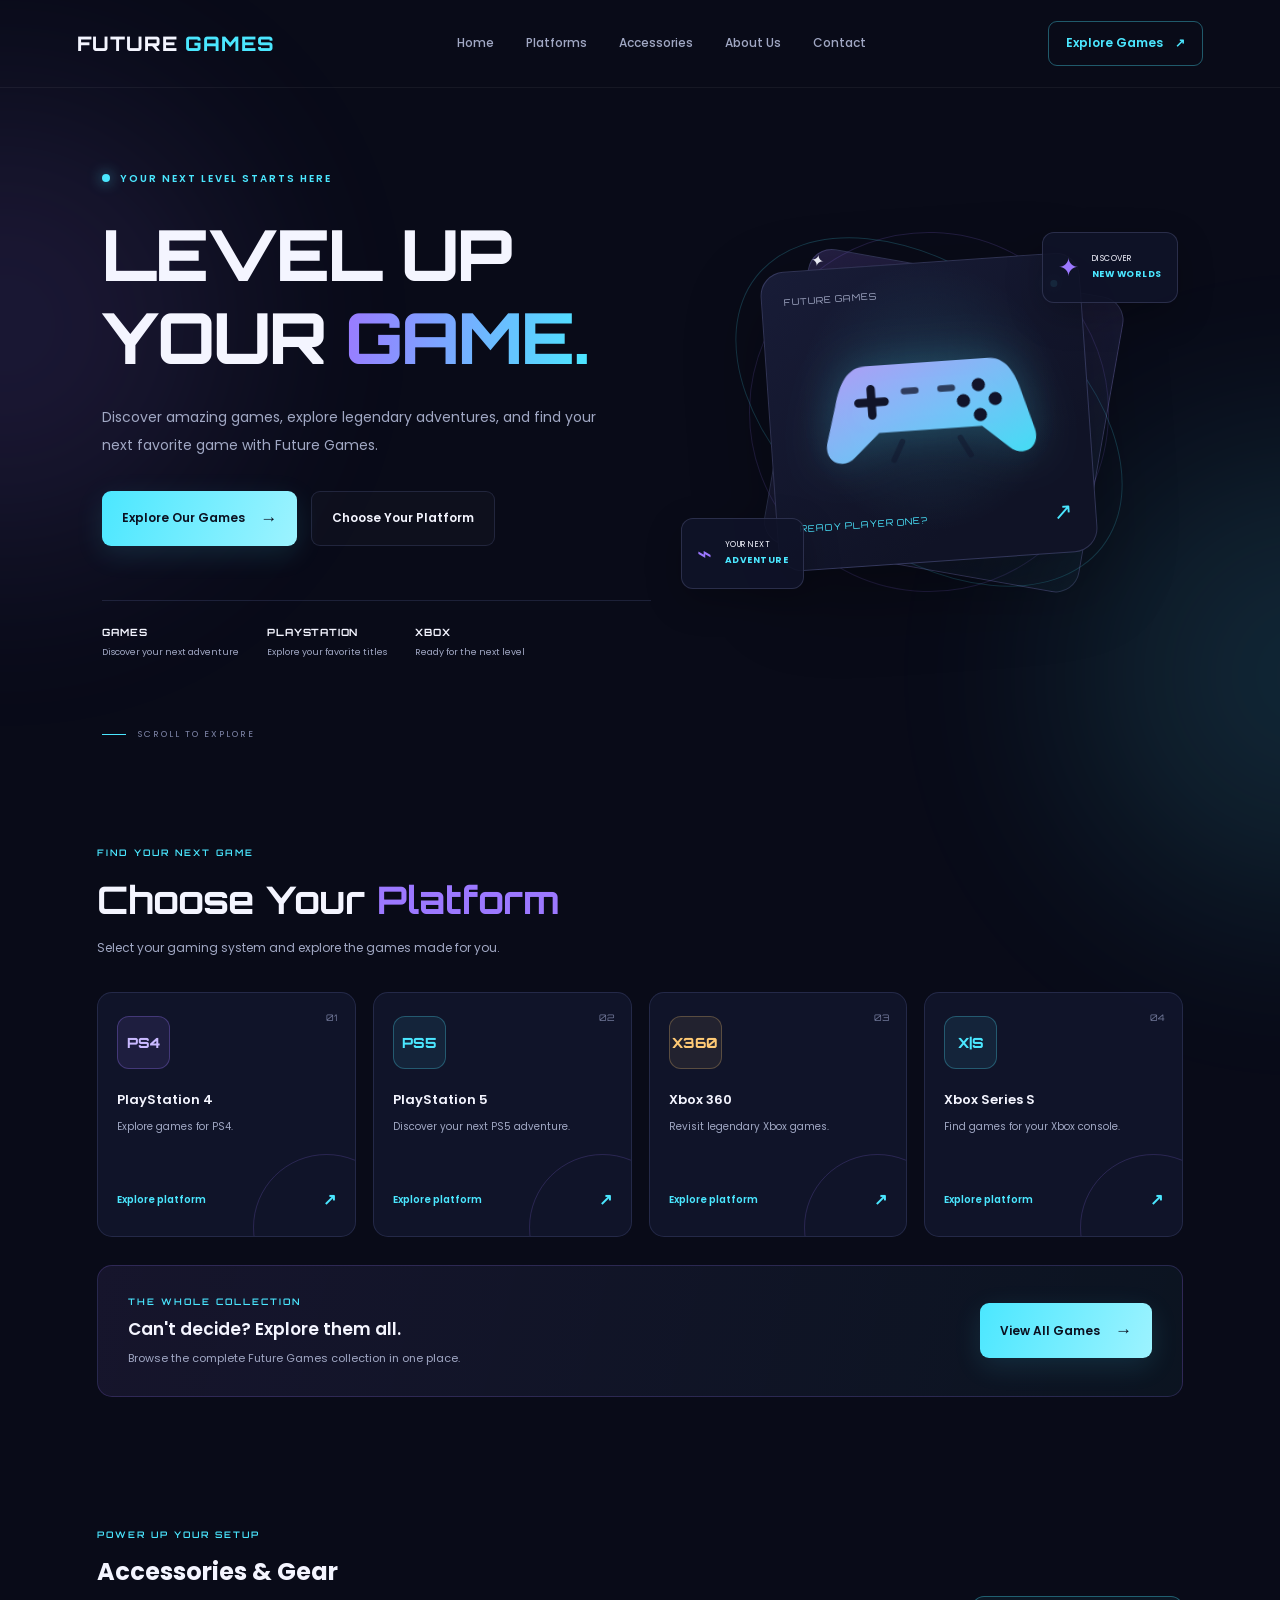
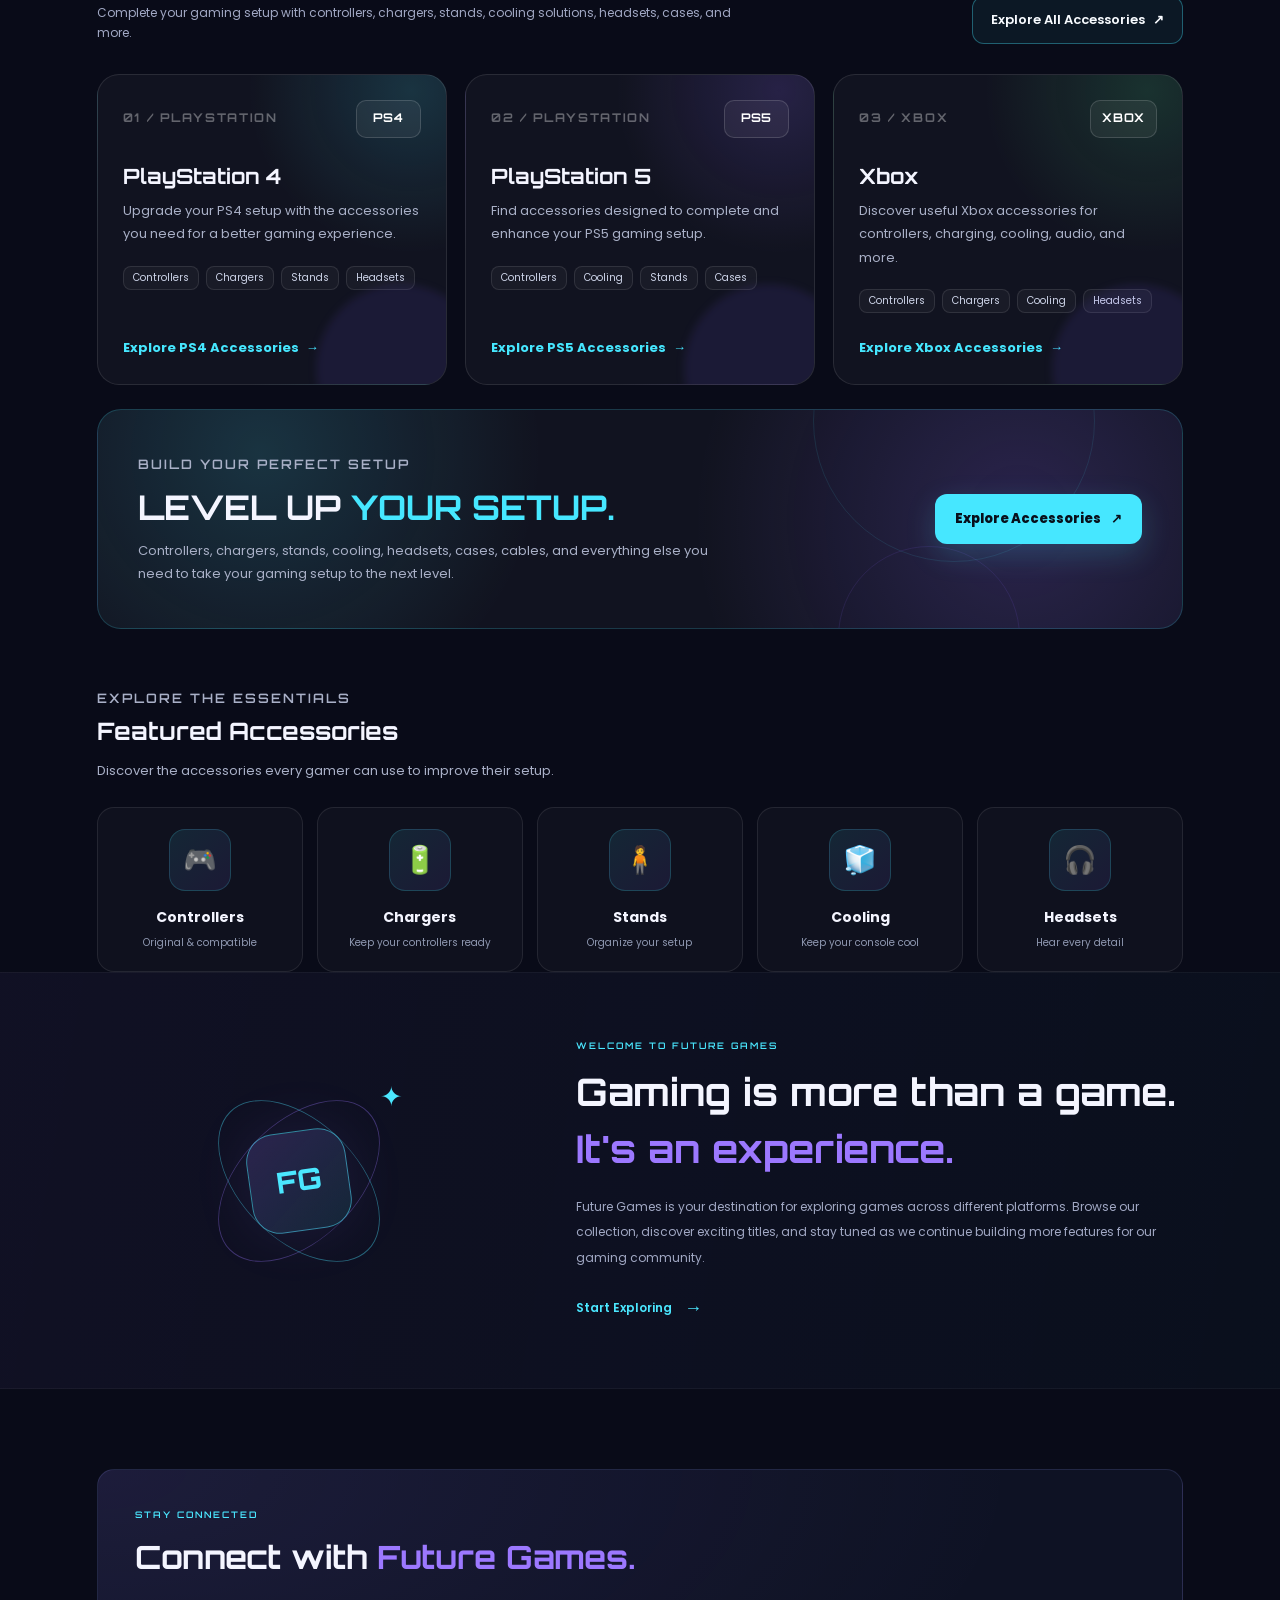
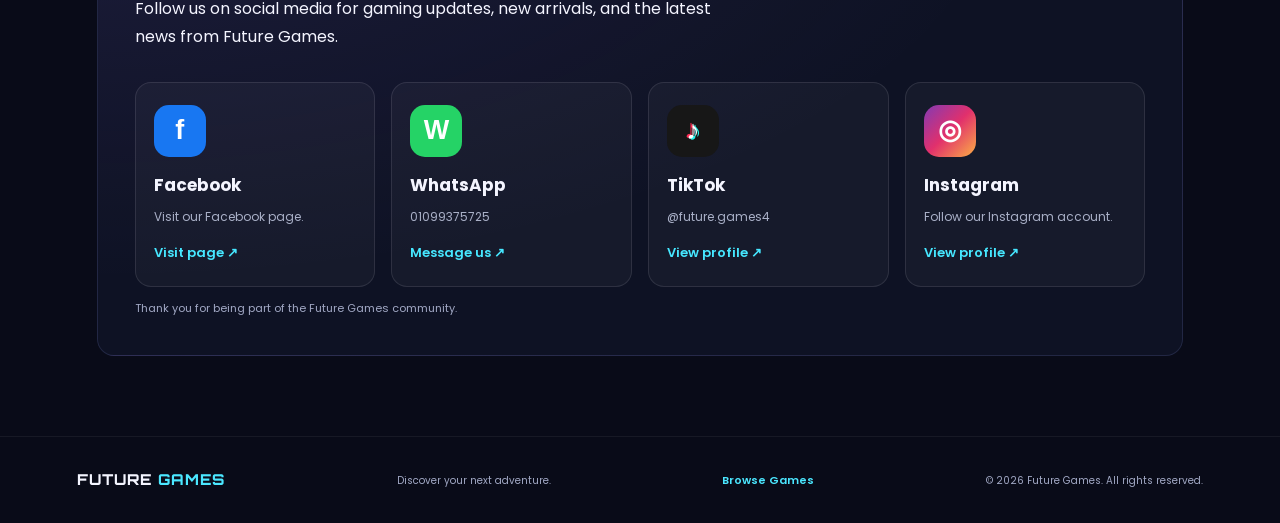
<file: home.html>
<!DOCTYPE html>
<html lang="en">
<head>
    <meta charset="UTF-8">
    <meta name="viewport" content="width=device-width, initial-scale=1.0">
    <meta name="theme-color" content="#090b18">
    <meta name="description" content="Welcome to Future Games — discover your next gaming adventure.">
    <title>Future Games | Home</title>

    <link rel="preconnect" href="https://fonts.googleapis.com">
    <link rel="preconnect" href="https://fonts.gstatic.com" crossorigin>
    <link href="https://fonts.googleapis.com/css2?family=Orbitron:wght@500;600;700;800&family=Poppins:wght@400;500;600;700&display=swap" rel="stylesheet">

    <link rel="stylesheet" href="home.css">

    <script>
    (function () {
        const scrollKey = "futureGamesRefreshScroll-home";

        if ("scrollRestoration" in history) {
            history.scrollRestoration = "manual";
        }

        window.addEventListener("pagehide", function () {
            try {
                sessionStorage.setItem(
                    scrollKey,
                    String(window.scrollY || window.pageYOffset || 0)
                );
            } catch (error) {}
        });

        window.addEventListener("load", function () {
            const navigation = performance.getEntriesByType("navigation")[0];

            let savedPosition = null;

            try {
                savedPosition = sessionStorage.getItem(scrollKey);
            } catch (error) {}

            if (
                navigation &&
                navigation.type === "reload" &&
                savedPosition !== null
            ) {
                try {
                    sessionStorage.removeItem(scrollKey);
                } catch (error) {}

                const previousY = Number(savedPosition);

                if (Number.isFinite(previousY) && previousY > 0) {
                    const maxScroll = Math.max(
                        0,
                        document.documentElement.scrollHeight - window.innerHeight
                    );

                    window.scrollTo(0, Math.min(previousY, maxScroll));

                    requestAnimationFrame(function () {
                        requestAnimationFrame(function () {
                            window.scrollTo({
                                top: 0,
                                behavior: "smooth"
                            });
                        });
                    });
                } else {
                    window.scrollTo(0, 0);
                }
            } else {
                try {
                    sessionStorage.removeItem(scrollKey);
                } catch (error) {}
            }
        });
    })();
    </script>

    <style>
        /* =========================================================
           CONTACT SOCIAL LINKS
           ========================================================= */

        .contact-section .contact-panel {
            display: block;
        }

        .contact-social-content {
            width: 100%;
        }

        .contact-social-heading {
            margin-bottom: 30px;
        }

        .contact-social-heading h2 {
            margin-bottom: 14px;
        }

        .contact-social-heading > p:last-child {
            max-width: 620px;
            line-height: 1.8;
        }

        .contact-social-grid {
            display: grid;
            grid-template-columns: repeat(4, minmax(0, 1fr));
            gap: 16px;
            margin-top: 28px;
        }

        .contact-social-card {
            display: flex;
            flex-direction: column;
            align-items: flex-start;
            gap: 14px;
            min-width: 0;
            padding: 22px 18px;
            color: inherit;
            text-decoration: none;
            background: rgba(255, 255, 255, 0.035);
            border: 1px solid rgba(255, 255, 255, 0.10);
            border-radius: 16px;
            transition:
                transform 0.25s ease,
                border-color 0.25s ease,
                background 0.25s ease;
        }

        .contact-social-card:hover,
        .contact-social-card:focus-visible {
            transform: translateY(-5px);
            background: rgba(255, 255, 255, 0.065);
            border-color: rgba(70, 231, 255, 0.55);
            outline: none;
        }

        .contact-social-icon {
            display: flex;
            align-items: center;
            justify-content: center;
            width: 52px;
            height: 52px;
            flex-shrink: 0;
            color: #fff;
            font-family: Arial, sans-serif;
            font-size: 27px;
            font-weight: 700;
            border-radius: 15px;
        }

        .contact-social-icon.facebook {
            background: #1877F2;
        }

        .contact-social-icon.whatsapp {
            background: #25D366;
        }

        .contact-social-icon.tiktok {
            background: #171717;
            text-shadow: 2px 1px #25F4EE, -2px -1px #FE2C55;
        }

        .contact-social-icon.instagram {
            background: linear-gradient(135deg, #833AB4, #E1306C, #FCAF45);
        }

        .contact-social-info {
            min-width: 0;
        }

        .contact-social-info h3 {
            margin: 0 0 7px;
            font-size: 17px;
        }

        .contact-social-info p {
            margin: 0;
            color: #a9b0c7;
            font-size: 12px;
            line-height: 1.7;
            overflow-wrap: anywhere;
        }

        .contact-social-action {
            display: inline-flex;
            align-items: center;
            gap: 7px;
            margin-top: auto;
            color: #46e7ff;
            font-size: 13px;
            font-weight: 600;
        }

        .contact-social-note {
            margin-top: 24px;
            color: #a9b0c7;
            font-size: 13px;
            line-height: 1.8;
        }

        /* =========================================================
           ACCESSORIES & GEAR
           ========================================================= */

        .accessories-section {
            position: relative;
            overflow: hidden;
            padding-top: 30px;
        }

        .accessories-heading {
            display: flex;
            align-items: flex-end;
            justify-content: space-between;
            gap: 30px;
            margin-bottom: 30px;
        }

        .accessories-heading .section-description {
            max-width: 650px;
        }

        .accessories-view-all {
            display: inline-flex;
            align-items: center;
            justify-content: center;
            gap: 8px;
            flex-shrink: 0;
            padding: 12px 18px;
            color: #f8fbff;
            text-decoration: none;
            border: 1px solid rgba(70, 231, 255, 0.35);
            border-radius: 12px;
            background: rgba(70, 231, 255, 0.06);
            font-size: 13px;
            font-weight: 600;
            transition:
                transform 0.25s ease,
                background 0.25s ease,
                border-color 0.25s ease;
        }

        .accessories-view-all:hover,
        .accessories-view-all:focus-visible {
            transform: translateY(-3px);
            background: rgba(70, 231, 255, 0.12);
            border-color: rgba(70, 231, 255, 0.65);
            outline: none;
        }

        .accessories-platform-grid {
            display: grid;
            grid-template-columns: repeat(3, minmax(0, 1fr));
            gap: 18px;
        }

        .accessories-platform-card {
            position: relative;
            display: flex;
            flex-direction: column;
            min-height: 285px;
            overflow: hidden;
            padding: 25px;
            color: inherit;
            text-decoration: none;
            border: 1px solid rgba(255, 255, 255, 0.10);
            border-radius: 22px;
            background:
                radial-gradient(
                    circle at 90% 5%,
                    rgba(70, 231, 255, 0.14),
                    transparent 38%
                ),
                rgba(255, 255, 255, 0.035);
            transition:
                transform 0.3s ease,
                border-color 0.3s ease,
                box-shadow 0.3s ease;
        }

        .accessories-platform-card::before {
            content: "";
            position: absolute;
            inset: auto -40px -70px auto;
            width: 170px;
            height: 170px;
            border-radius: 50%;
            background: rgba(123, 92, 255, 0.10);
            filter: blur(4px);
            pointer-events: none;
        }

        .accessories-platform-card:hover,
        .accessories-platform-card:focus-visible {
            transform: translateY(-7px);
            border-color: rgba(70, 231, 255, 0.48);
            box-shadow:
                0 18px 50px rgba(0, 0, 0, 0.22),
                0 0 35px rgba(70, 231, 255, 0.07);
            outline: none;
        }

        .accessories-platform-card.ps4 {
            background:
                radial-gradient(
                    circle at 90% 5%,
                    rgba(70, 231, 255, 0.15),
                    transparent 38%
                ),
                rgba(255, 255, 255, 0.035);
        }

        .accessories-platform-card.ps5 {
            background:
                radial-gradient(
                    circle at 90% 5%,
                    rgba(140, 103, 255, 0.17),
                    transparent 38%
                ),
                rgba(255, 255, 255, 0.035);
        }

        .accessories-platform-card.xbox {
            background:
                radial-gradient(
                    circle at 90% 5%,
                    rgba(82, 255, 150, 0.13),
                    transparent 38%
                ),
                rgba(255, 255, 255, 0.035);
        }

        .accessories-platform-top {
            display: flex;
            align-items: center;
            justify-content: space-between;
            gap: 15px;
            margin-bottom: 24px;
        }

        .accessories-platform-number {
            color: rgba(255, 255, 255, 0.35);
            font-family: "Orbitron", sans-serif;
            font-size: 12px;
            font-weight: 700;
            letter-spacing: 0.14em;
        }

        .accessories-platform-icon {
            display: inline-flex;
            align-items: center;
            justify-content: center;
            min-width: 65px;
            min-height: 38px;
            padding: 7px 11px;
            color: #fff;
            border: 1px solid rgba(255, 255, 255, 0.15);
            border-radius: 10px;
            background: rgba(255, 255, 255, 0.055);
            font-family: "Orbitron", sans-serif;
            font-size: 12px;
            font-weight: 700;
            letter-spacing: 0.06em;
        }

        .accessories-platform-card h3 {
            margin: 0 0 9px;
            font-family: "Orbitron", sans-serif;
            font-size: 21px;
            line-height: 1.35;
        }

        .accessories-platform-card > p {
            max-width: 300px;
            margin: 0;
            color: #a9b0c7;
            font-size: 13px;
            line-height: 1.8;
        }

        .accessory-types {
            display: flex;
            flex-wrap: wrap;
            gap: 7px;
            margin-top: 20px;
        }

        .accessory-type {
            padding: 6px 9px;
            color: #cdd4e8;
            border: 1px solid rgba(255, 255, 255, 0.10);
            border-radius: 8px;
            background: rgba(255, 255, 255, 0.035);
            font-size: 10px;
            line-height: 1;
        }

        .accessories-platform-link {
            display: inline-flex;
            align-items: center;
            gap: 7px;
            margin-top: auto;
            padding-top: 24px;
            color: #46e7ff;
            font-size: 13px;
            font-weight: 700;
        }

        /* =========================================================
           ACCESSORIES BANNER
           ========================================================= */

        .accessories-banner {
            position: relative;
            display: flex;
            align-items: center;
            justify-content: space-between;
            gap: 35px;
            min-height: 220px;
            margin-top: 24px;
            overflow: hidden;
            padding: 35px 40px;
            border: 1px solid rgba(70, 231, 255, 0.18);
            border-radius: 24px;
            background:
                radial-gradient(
                    circle at 85% 50%,
                    rgba(140, 103, 255, 0.20),
                    transparent 35%
                ),
                radial-gradient(
                    circle at 15% 20%,
                    rgba(70, 231, 255, 0.15),
                    transparent 30%
                ),
                rgba(255, 255, 255, 0.035);
        }

        .accessories-banner::before {
            content: "";
            position: absolute;
            width: 280px;
            height: 280px;
            right: 8%;
            top: -130px;
            border: 1px solid rgba(70, 231, 255, 0.10);
            border-radius: 50%;
            pointer-events: none;
        }

        .accessories-banner::after {
            content: "";
            position: absolute;
            width: 180px;
            height: 180px;
            right: 15%;
            bottom: -100px;
            border: 1px solid rgba(140, 103, 255, 0.12);
            border-radius: 50%;
            pointer-events: none;
        }

        .accessories-banner-content {
            position: relative;
            z-index: 1;
        }

        .accessories-banner-content .section-label {
            margin-bottom: 10px;
        }

        .accessories-banner h3 {
            margin: 0 0 10px;
            font-family: "Orbitron", sans-serif;
            font-size: clamp(23px, 3vw, 34px);
            line-height: 1.25;
        }

        .accessories-banner h3 span {
            color: #46e7ff;
        }

        .accessories-banner p {
            max-width: 600px;
            margin: 0;
            color: #a9b0c7;
            font-size: 13px;
            line-height: 1.8;
        }

        .accessories-banner-button {
            position: relative;
            z-index: 1;
            display: inline-flex;
            align-items: center;
            justify-content: center;
            gap: 10px;
            flex-shrink: 0;
            min-width: 180px;
            padding: 14px 20px;
            color: #08101b;
            background: #46e7ff;
            border-radius: 12px;
            text-decoration: none;
            font-size: 13px;
            font-weight: 800;
            box-shadow: 0 10px 30px rgba(70, 231, 255, 0.18);
            transition:
                transform 0.25s ease,
                box-shadow 0.25s ease,
                background 0.25s ease;
        }

        .accessories-banner-button:hover,
        .accessories-banner-button:focus-visible {
            transform: translateY(-4px);
            background: #75edff;
            box-shadow: 0 15px 40px rgba(70, 231, 255, 0.28);
            outline: none;
        }

        /* =========================================================
           FEATURED ACCESSORIES
           ========================================================= */

        .featured-accessories {
            margin-top: 58px;
        }

        .featured-accessories-heading {
            margin-bottom: 24px;
        }

        .featured-accessories-heading h3 {
            margin: 0 0 8px;
            font-family: "Orbitron", sans-serif;
            font-size: 24px;
        }

        .featured-accessories-heading p {
            max-width: 650px;
            margin: 0;
            color: #a9b0c7;
            font-size: 13px;
            line-height: 1.8;
        }

        .featured-accessories-grid {
            display: grid;
            grid-template-columns: repeat(5, minmax(0, 1fr));
            gap: 14px;
        }

        .featured-accessory-card {
            position: relative;
            display: flex;
            flex-direction: column;
            align-items: center;
            justify-content: center;
            min-height: 165px;
            padding: 20px 14px;
            overflow: hidden;
            color: inherit;
            text-decoration: none;
            text-align: center;
            border: 1px solid rgba(255, 255, 255, 0.09);
            border-radius: 17px;
            background: rgba(255, 255, 255, 0.028);
            transition:
                transform 0.25s ease,
                border-color 0.25s ease,
                background 0.25s ease;
        }

        .featured-accessory-card:hover,
        .featured-accessory-card:focus-visible {
            transform: translateY(-5px);
            border-color: rgba(70, 231, 255, 0.42);
            background: rgba(255, 255, 255, 0.055);
            outline: none;
        }

        .featured-accessory-icon {
            display: flex;
            align-items: center;
            justify-content: center;
            width: 62px;
            height: 62px;
            margin-bottom: 15px;
            border: 1px solid rgba(70, 231, 255, 0.18);
            border-radius: 16px;
            background:
                linear-gradient(
                    135deg,
                    rgba(70, 231, 255, 0.10),
                    rgba(140, 103, 255, 0.10)
                );
            font-size: 27px;
        }

        .featured-accessory-card h4 {
            margin: 0 0 5px;
            font-size: 14px;
            font-weight: 700;
        }

        .featured-accessory-card p {
            margin: 0;
            color: #8f98b1;
            font-size: 10px;
            line-height: 1.5;
        }

        /* =========================================================
           ACCESSORIES RESPONSIVE
           ========================================================= */

        @media (max-width: 1050px) {
            .featured-accessories-grid {
                grid-template-columns: repeat(3, minmax(0, 1fr));
            }
        }

        @media (max-width: 900px) {
            .contact-social-grid {
                grid-template-columns: repeat(2, minmax(0, 1fr));
            }

            .accessories-platform-grid {
                grid-template-columns: 1fr;
            }

            .accessories-platform-card {
                min-height: 245px;
            }

            .accessories-banner {
                align-items: flex-start;
                flex-direction: column;
            }

            .accessories-banner-button {
                width: 100%;
            }
        }

        @media (max-width: 650px) {
            .accessories-heading {
                align-items: flex-start;
                flex-direction: column;
                gap: 18px;
            }

            .accessories-view-all {
                width: 100%;
            }

            .accessories-banner {
                padding: 28px 22px;
                border-radius: 20px;
            }

            .featured-accessories-grid {
                grid-template-columns: repeat(2, minmax(0, 1fr));
            }
        }

        @media (max-width: 480px) {
            .contact-social-grid {
                grid-template-columns: 1fr;
                gap: 12px;
            }

            .contact-social-card {
                flex-direction: row;
                align-items: center;
                padding: 17px;
            }

            .contact-social-info {
                flex: 1;
            }

            .contact-social-action {
                margin-top: 0;
                white-space: nowrap;
            }

            .contact-social-icon {
                width: 46px;
                height: 46px;
                font-size: 24px;
            }

            .accessories-platform-card {
                min-height: 265px;
                padding: 22px;
            }

            .accessories-platform-card h3 {
                font-size: 19px;
            }

            .featured-accessories-grid {
                grid-template-columns: repeat(2, minmax(0, 1fr));
                gap: 10px;
            }

            .featured-accessory-card {
                min-height: 145px;
                padding: 15px 10px;
            }

            .featured-accessory-icon {
                width: 54px;
                height: 54px;
                margin-bottom: 12px;
                font-size: 24px;
            }

            .featured-accessory-card h4 {
                font-size: 13px;
            }
        }
    </style>
</head>

<body>
    <div class="background-glow glow-one"></div>
    <div class="background-glow glow-two"></div>

    <header class="navbar">
        <a href="home.html" class="logo" aria-label="Future Games Home">
            FUTURE <span>GAMES</span>
        </a>

        <nav class="nav-links" aria-label="Main navigation">
            <a href="#home">Home</a>
            <a href="#devices">Platforms</a>
            <a href="#accessories">Accessories</a>
            <a href="#about">About Us</a>
            <a href="#contact">Contact</a>
        </nav>

        <a href="index.html?games=1" class="nav-button">
            Explore Games <span>↗</span>
        </a>
    </header>

    <main>

        <!-- =====================================================
             HERO
             ===================================================== -->

        <section class="hero" id="home">
            <div class="hero-content">
                <div class="eyebrow">
                    <span class="status-dot"></span>
                    YOUR NEXT LEVEL STARTS HERE
                </div>

                <h1>
                    LEVEL UP<br>
                    YOUR <span>GAME.</span>
                </h1>

                <p class="hero-description">
                    Discover amazing games, explore legendary adventures,
                    and find your next favorite game with Future Games.
                </p>

                <div class="hero-actions">
                    <a href="index.html?games=1" class="primary-button">
                        Explore Our Games <span>→</span>
                    </a>

                    <a href="#devices" class="secondary-button">
                        Choose Your Platform
                    </a>
                </div>

                <div class="hero-stats">
                    <div>
                        <strong>GAMES</strong>
                        <span>Discover your next adventure</span>
                    </div>

                    <div>
                        <strong>PLAYSTATION</strong>
                        <span>Explore your favorite titles</span>
                    </div>

                    <div>
                        <strong>XBOX</strong>
                        <span>Ready for the next level</span>
                    </div>
                </div>
            </div>

            <div class="hero-visual" aria-label="Gaming showcase">
                <div class="visual-ring ring-one"></div>
                <div class="visual-ring ring-two"></div>

                <div class="visual-card card-back">
                    <span class="card-symbol">✦</span>
                </div>

                <div class="visual-card card-front">
                    <div class="visual-top">
                        <span>FUTURE GAMES</span>
                        <span class="online-indicator"></span>
                    </div>

                    <div class="controller-icon" aria-hidden="true">
                        <svg viewBox="0 0 240 150" role="img">
                            <defs>
                                <linearGradient id="controllerGradient" x1="0" y1="0" x2="1" y2="1">
                                    <stop offset="0%" stop-color="#b8a1ff"/>
                                    <stop offset="100%" stop-color="#46e7ff"/>
                                </linearGradient>
                            </defs>

                            <path d="M55 34 C35 34 26 51 20 75 L9 113 C4 133 23 144 38 130 L65 106 L175 106 L202 130 C217 144 236 133 231 113 L220 75 C214 51 205 34 185 34 Z"
                                  fill="url(#controllerGradient)"
                                  opacity="0.95"/>

                            <path d="M59 59 V87 M45 73 H73"
                                  stroke="#11142a"
                                  stroke-width="9"
                                  stroke-linecap="round"/>

                            <circle cx="174" cy="62" r="7" fill="#11142a"/>
                            <circle cx="191" cy="78" r="7" fill="#11142a"/>
                            <circle cx="157" cy="78" r="7" fill="#11142a"/>
                            <circle cx="174" cy="94" r="7" fill="#11142a"/>

                            <rect x="91" y="60" width="19" height="7" rx="3.5" fill="#11142a" opacity="0.75"/>
                            <rect x="130" y="60" width="19" height="7" rx="3.5" fill="#11142a" opacity="0.75"/>

                            <path d="M89 117 L79 136 M151 117 L161 136"
                                  stroke="#11142a"
                                  stroke-width="6"
                                  stroke-linecap="round"
                                  opacity="0.5"/>
                        </svg>
                    </div>

                    <div class="visual-bottom">
                        <span>READY PLAYER ONE?</span>
                        <span class="visual-arrow">↗</span>
                    </div>
                </div>

                <div class="floating-tag tag-top">
                    <span class="tag-icon">✦</span>
                    <span>DISCOVER<br><strong>NEW WORLDS</strong></span>
                </div>

                <div class="floating-tag tag-bottom">
                    <span class="tag-icon">⌁</span>
                    <span>YOUR NEXT<br><strong>ADVENTURE</strong></span>
                </div>
            </div>

            <a href="#devices" class="scroll-indicator">
                <span></span>
                SCROLL TO EXPLORE
            </a>
        </section>


        <!-- =====================================================
             PLATFORMS
             ===================================================== -->

        <section class="platform-section section-container" id="devices">
            <div class="section-heading">
                <div>
                    <p class="section-label">FIND YOUR NEXT GAME</p>
                    <h2>Choose Your <span>Platform</span></h2>
                    <p class="section-description">
                        Select your gaming system and explore the games made for you.
                    </p>
                </div>
            </div>

            <div class="platform-grid">

                <a class="platform-card platform-ps4" href="index.html?platform=PS4">
                    <span class="platform-number">01</span>
                    <span class="platform-icon">PS4</span>
                    <h3>PlayStation 4</h3>
                    <p>Explore games for PS4.</p>
                    <span class="platform-link">
                        Explore platform <span>↗</span>
                    </span>
                </a>

                <a class="platform-card platform-ps5" href="index.html?platform=PS5">
                    <span class="platform-number">02</span>
                    <span class="platform-icon">PS5</span>
                    <h3>PlayStation 5</h3>
                    <p>Discover your next PS5 adventure.</p>
                    <span class="platform-link">
                        Explore platform <span>↗</span>
                    </span>
                </a>

                <!-- XBOX 360 -->
                <a class="platform-card platform-x360" href="xbox.html">
                    <span class="platform-number">03</span>
                    <span class="platform-icon">X360</span>
                    <h3>Xbox 360</h3>
                    <p>Revisit legendary Xbox games.</p>
                    <span class="platform-link">
                        Explore platform <span>↗</span>
                    </span>
                </a>

                <!-- XBOX SERIES S -->
                <a class="platform-card platform-xbox" href="xbox.html">
                    <span class="platform-number">04</span>
                    <span class="platform-icon">X|S</span>
                    <h3>Xbox Series S</h3>
                    <p>Find games for your Xbox console.</p>
                    <span class="platform-link">
                        Explore platform <span>↗</span>
                    </span>
                </a>

            </div>

            <div class="all-games-banner">
                <div>
                    <p class="section-label">THE WHOLE COLLECTION</p>
                    <h3>Can't decide? Explore them all.</h3>
                    <p>
                        Browse the complete Future Games collection in one place.
                    </p>
                </div>

                <a href="index.html?games=1" class="primary-button">
                    View All Games <span>→</span>
                </a>
            </div>
        </section>


        <!-- =====================================================
             ACCESSORIES & GEAR
             ===================================================== -->

        <section class="accessories-section section-container" id="accessories">

            <div class="accessories-heading">
                <div>
                    <p class="section-label">POWER UP YOUR SETUP</p>

                    <h2>
                        Accessories <span>&amp; Gear</span>
                    </h2>

                    <p class="section-description">
                        Complete your gaming setup with controllers, chargers,
                        stands, cooling solutions, headsets, cases, and more.
                    </p>
                </div>

                <a href="accessories.html" class="accessories-view-all">
                    Explore All Accessories <span>↗</span>
                </a>
            </div>


            <!-- PLATFORM ACCESSORIES -->

            <div class="accessories-platform-grid">

                <!-- PS4 -->

                <a
                    href="accessories.html?platform=PS4"
                    class="accessories-platform-card ps4"
                >
                    <div class="accessories-platform-top">
                        <span class="accessories-platform-number">
                            01 / PLAYSTATION
                        </span>

                        <span class="accessories-platform-icon">
                            PS4
                        </span>
                    </div>

                    <h3>PlayStation 4</h3>

                    <p>
                        Upgrade your PS4 setup with the accessories
                        you need for a better gaming experience.
                    </p>

                    <div class="accessory-types">
                        <span class="accessory-type">Controllers</span>
                        <span class="accessory-type">Chargers</span>
                        <span class="accessory-type">Stands</span>
                        <span class="accessory-type">Headsets</span>
                    </div>

                    <span class="accessories-platform-link">
                        Explore PS4 Accessories <span>→</span>
                    </span>
                </a>


                <!-- PS5 -->

                <a
                    href="accessories.html?platform=PS5"
                    class="accessories-platform-card ps5"
                >
                    <div class="accessories-platform-top">
                        <span class="accessories-platform-number">
                            02 / PLAYSTATION
                        </span>

                        <span class="accessories-platform-icon">
                            PS5
                        </span>
                    </div>

                    <h3>PlayStation 5</h3>

                    <p>
                        Find accessories designed to complete
                        and enhance your PS5 gaming setup.
                    </p>

                    <div class="accessory-types">
                        <span class="accessory-type">Controllers</span>
                        <span class="accessory-type">Cooling</span>
                        <span class="accessory-type">Stands</span>
                        <span class="accessory-type">Cases</span>
                    </div>

                    <span class="accessories-platform-link">
                        Explore PS5 Accessories <span>→</span>
                    </span>
                </a>


                <!-- XBOX -->

                <a
                    href="accessories.html?platform=Xbox"
                    class="accessories-platform-card xbox"
                >
                    <div class="accessories-platform-top">
                        <span class="accessories-platform-number">
                            03 / XBOX
                        </span>

                        <span class="accessories-platform-icon">
                            XBOX
                        </span>
                    </div>

                    <h3>Xbox</h3>

                    <p>
                        Discover useful Xbox accessories for
                        controllers, charging, cooling, audio, and more.
                    </p>

                    <div class="accessory-types">
                        <span class="accessory-type">Controllers</span>
                        <span class="accessory-type">Chargers</span>
                        <span class="accessory-type">Cooling</span>
                        <span class="accessory-type">Headsets</span>
                    </div>

                    <span class="accessories-platform-link">
                        Explore Xbox Accessories <span>→</span>
                    </span>
                </a>

            </div>


            <!-- LEVEL UP BANNER -->

            <div class="accessories-banner">

                <div class="accessories-banner-content">

                    <p class="section-label">
                        BUILD YOUR PERFECT SETUP
                    </p>

                    <h3>
                        LEVEL UP <span>YOUR SETUP.</span>
                    </h3>

                    <p>
                        Controllers, chargers, stands, cooling, headsets,
                        cases, cables, and everything else you need
                        to take your gaming setup to the next level.
                    </p>

                </div>

                <a
                    href="accessories.html"
                    class="accessories-banner-button"
                >
                    Explore Accessories <span>↗</span>
                </a>

            </div>


            <!-- FEATURED ACCESSORIES -->

            <div class="featured-accessories">

                <div class="featured-accessories-heading">

                    <p class="section-label">
                        EXPLORE THE ESSENTIALS
                    </p>

                    <h3>
                        Featured Accessories
                    </h3>

                    <p>
                        Discover the accessories every gamer can use
                        to improve their setup.
                    </p>

                </div>


                <div class="featured-accessories-grid">

                    <a
                        href="accessories.html?category=Controllers"
                        class="featured-accessory-card"
                    >
                        <span class="featured-accessory-icon">
                            🎮
                        </span>

                        <h4>Controllers</h4>

                        <p>
                            Original &amp; compatible
                        </p>
                    </a>


                    <a
                        href="accessories.html?category=Chargers"
                        class="featured-accessory-card"
                    >
                        <span class="featured-accessory-icon">
                            🔋
                        </span>

                        <h4>Chargers</h4>

                        <p>
                            Keep your controllers ready
                        </p>
                    </a>


                    <a
                        href="accessories.html?category=Stands"
                        class="featured-accessory-card"
                    >
                        <span class="featured-accessory-icon">
                            🧍
                        </span>

                        <h4>Stands</h4>

                        <p>
                            Organize your setup
                        </p>
                    </a>


                    <a
                        href="accessories.html?category=Cooling"
                        class="featured-accessory-card"
                    >
                        <span class="featured-accessory-icon">
                            🧊
                        </span>

                        <h4>Cooling</h4>

                        <p>
                            Keep your console cool
                        </p>
                    </a>


                    <a
                        href="accessories.html?category=Headsets"
                        class="featured-accessory-card"
                    >
                        <span class="featured-accessory-icon">
                            🎧
                        </span>

                        <h4>Headsets</h4>

                        <p>
                            Hear every detail
                        </p>
                    </a>

                </div>

            </div>

        </section>


        <!-- =====================================================
             ABOUT
             ===================================================== -->

        <section class="about-section" id="about">
            <div class="section-container about-content">

                <div class="about-decoration" aria-hidden="true">
                    <span class="about-orbit orbit-a"></span>
                    <span class="about-orbit orbit-b"></span>
                    <span class="about-star">✦</span>
                    <span class="about-core">FG</span>
                </div>

                <div class="about-text">

                    <p class="section-label">
                        WELCOME TO FUTURE GAMES
                    </p>

                    <h2>
                        Gaming is more than a game.
                        <span>It's an experience.</span>
                    </h2>

                    <p>
                        Future Games is your destination for exploring games
                        across different platforms. Browse our collection,
                        discover exciting titles, and stay tuned as we continue
                        building more features for our gaming community.
                    </p>

                    <a href="index.html?games=1" class="text-link">
                        Start Exploring <span>→</span>
                    </a>

                </div>

            </div>
        </section>


        <!-- =====================================================
             CONTACT US
             ===================================================== -->

        <section class="contact-section section-container" id="contact">

            <div class="contact-panel">

                <div class="contact-social-content">

                    <div class="contact-social-heading">

                        <p class="section-label">
                            STAY CONNECTED
                        </p>

                        <h2>
                            Connect with <span>Future Games.</span>
                        </h2>

                        <p>
                            Follow us on social media for gaming updates,
                            new arrivals, and the latest news from Future Games.
                        </p>

                    </div>


                    <div class="contact-social-grid">

                        <a
                            class="contact-social-card"
                            href="https://www.facebook.com/share/1FJ4ShUewW/"
                            target="_blank"
                            rel="noopener noreferrer"
                            aria-label="Visit Future Games on Facebook"
                        >
                            <span
                                class="contact-social-icon facebook"
                                aria-hidden="true"
                            >
                                f
                            </span>

                            <span class="contact-social-info">
                                <h3>Facebook</h3>
                                <p>Visit our Facebook page.</p>
                            </span>

                            <span class="contact-social-action">
                                Visit page ↗
                            </span>
                        </a>


                        <a
                            class="contact-social-card"
                            href="https://wa.me/201099375725"
                            target="_blank"
                            rel="noopener noreferrer"
                            aria-label="Contact Future Games on WhatsApp"
                        >
                            <span
                                class="contact-social-icon whatsapp"
                                aria-hidden="true"
                            >
                                W
                            </span>

                            <span class="contact-social-info">
                                <h3>WhatsApp</h3>
                                <p>01099375725</p>
                            </span>

                            <span class="contact-social-action">
                                Message us ↗
                            </span>
                        </a>


                        <a
                            class="contact-social-card"
                            href="https://www.tiktok.com/@future.games4?_r=1&_t=ZS-9AeuXeC56TS"
                            target="_blank"
                            rel="noopener noreferrer"
                            aria-label="Visit Future Games on TikTok"
                        >
                            <span
                                class="contact-social-icon tiktok"
                                aria-hidden="true"
                            >
                                ♪
                            </span>

                            <span class="contact-social-info">
                                <h3>TikTok</h3>
                                <p>@future.games4</p>
                            </span>

                            <span class="contact-social-action">
                                View profile ↗
                            </span>
                        </a>


                        <a
                            class="contact-social-card"
                            href="https://www.instagram.com/future.games.2?rpxt=dzlqdHQyM2szMHhx"
                            target="_blank"
                            rel="noopener noreferrer"
                            aria-label="Visit Future Games on Instagram"
                        >
                            <span
                                class="contact-social-icon instagram"
                                aria-hidden="true"
                            >
                                ◎
                            </span>

                            <span class="contact-social-info">
                                <h3>Instagram</h3>
                                <p>Follow our Instagram account.</p>
                            </span>

                            <span class="contact-social-action">
                                View profile ↗
                            </span>
                        </a>

                    </div>


                    <p class="contact-social-note">
                        Thank you for being part of the Future Games community.
                    </p>

                </div>

            </div>

        </section>

    </main>


    <!-- =========================================================
         FOOTER
         ========================================================= -->

    <footer class="footer">

        <a href="home.html" class="logo">
            FUTURE <span>GAMES</span>
        </a>

        <p>
            Discover your next adventure.
        </p>

        <a href="index.html?games=1" class="footer-link">
            Browse Games
        </a>

        <span class="copyright">
            © <span id="currentYear">2026</span>
            Future Games. All rights reserved.
        </span>

    </footer>


    <script>
        document.getElementById("currentYear").textContent =
            new Date().getFullYear();
    </script>

</body>
</html>
</file>
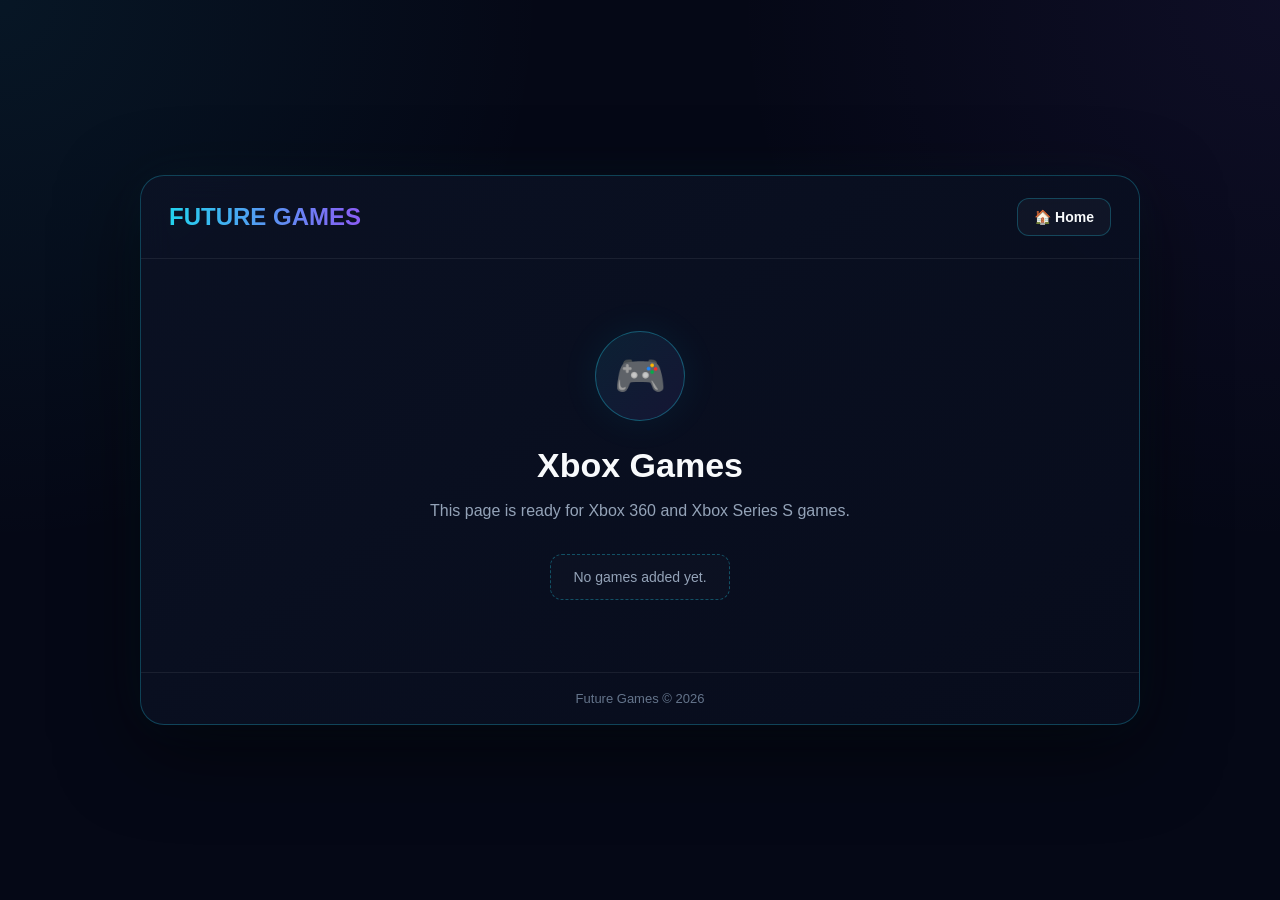
<file: xbox.html>
<!DOCTYPE html>
<html lang="en">
<head>
    <meta charset="UTF-8">
    <meta
        name="viewport"
        content="width=device-width, initial-scale=1.0"
    >

    <title>Future Games | Xbox</title>

    <style>
        * {
            box-sizing: border-box;
            margin: 0;
            padding: 0;
        }

        :root {
            --bg: #050816;
            --card: #0b1224;
            --text: #f8fafc;
            --muted: #94a3b8;
            --cyan: #22d3ee;
            --purple: #8b5cf6;
            --border: #22d3ee44;
        }

        body {
            min-height: 100vh;
            background:
                radial-gradient(
                    circle at top left,
                    #22d3ee12,
                    transparent 35%
                ),
                radial-gradient(
                    circle at top right,
                    #8b5cf612,
                    transparent 35%
                ),
                var(--bg);

            color: var(--text);
            font-family:
                Arial,
                Helvetica,
                sans-serif;

            display: flex;
            align-items: center;
            justify-content: center;

            padding: 30px;
        }

        .xbox-page {
            width: 100%;
            max-width: 1000px;
            min-height: 550px;

            border: 1px solid var(--border);
            border-radius: 24px;

            background:
                linear-gradient(
                    145deg,
                    #0b1224ee,
                    #080d1dee
                );

            box-shadow:
                0 25px 80px #0008,
                0 0 50px #22d3ee0d;

            backdrop-filter: blur(15px);

            display: flex;
            flex-direction: column;

            overflow: hidden;
        }

        .xbox-header {
            display: flex;
            align-items: center;
            justify-content: space-between;

            gap: 20px;

            padding: 22px 28px;

            border-bottom: 1px solid #ffffff12;
        }

        .logo {
            font-size: 24px;
            font-weight: 800;

            background:
                linear-gradient(
                    90deg,
                    var(--cyan),
                    var(--purple)
                );

            -webkit-background-clip: text;
            background-clip: text;
            color: transparent;
        }

        .home-button {
            border: 1px solid var(--border);
            border-radius: 12px;

            padding: 10px 16px;

            color: var(--text);
            background: #ffffff08;

            font-size: 14px;
            font-weight: 700;

            cursor: pointer;

            transition:
                background 0.2s,
                transform 0.2s,
                border-color 0.2s;
        }

        .home-button:hover {
            background: #22d3ee18;
            border-color: #22d3ee88;
            transform: translateY(-2px);
        }

        .xbox-content {
            flex: 1;

            display: flex;
            flex-direction: column;

            align-items: center;
            justify-content: center;

            text-align: center;

            padding: 60px 25px;
        }

        .xbox-icon {
            width: 90px;
            height: 90px;

            display: flex;
            align-items: center;
            justify-content: center;

            margin-bottom: 25px;

            border: 1px solid #22d3ee55;
            border-radius: 50%;

            background:
                linear-gradient(
                    135deg,
                    #22d3ee18,
                    #8b5cf618
                );

            font-size: 42px;

            box-shadow:
                0 0 40px #22d3ee12;
        }

        .xbox-content h1 {
            margin-bottom: 12px;

            font-size: 34px;
            font-weight: 800;
        }

        .xbox-content p {
            max-width: 550px;

            color: var(--muted);

            font-size: 16px;
            line-height: 1.7;
        }

        .empty-games {
            margin-top: 30px;

            padding: 14px 22px;

            border: 1px dashed #22d3ee55;
            border-radius: 12px;

            color: #94a3b8;
            background: #ffffff04;

            font-size: 14px;
        }

        .xbox-footer {
            padding: 18px 25px;

            border-top: 1px solid #ffffff12;

            text-align: center;

            color: #64748b;

            font-size: 13px;
        }

        @media (max-width: 600px) {
            body {
                padding: 15px;
            }

            .xbox-page {
                min-height: calc(100vh - 30px);
                border-radius: 18px;
            }

            .xbox-header {
                padding: 18px;
            }

            .logo {
                font-size: 20px;
            }

            .home-button {
                padding: 9px 12px;
                font-size: 13px;
            }

            .xbox-content {
                padding: 45px 20px;
            }

            .xbox-content h1 {
                font-size: 28px;
            }

            .xbox-content p {
                font-size: 14px;
            }

            .xbox-icon {
                width: 75px;
                height: 75px;
                font-size: 34px;
            }
        }
    </style>
</head>

<body>

    <main class="xbox-page">

        <header class="xbox-header">
            <div class="logo">
                FUTURE GAMES
            </div>

            <button
                class="home-button"
                type="button"
                onclick="window.location.href='home.html'"
            >
                🏠 Home
            </button>
        </header>


        <section class="xbox-content">

            <div class="xbox-icon">
                🎮
            </div>

            <h1>
                Xbox Games
            </h1>

            <p>
                This page is ready for Xbox 360
                and Xbox Series S games.
            </p>

            <div class="empty-games">
                No games added yet.
            </div>

        </section>


        <footer class="xbox-footer">
            Future Games © 2026
        </footer>

    </main>

</body>
</html>
</file>
<file: style.css>
/* FUTURE GAMES - COMPLETE STYLE */

/* ==================== VARIABLES & RESET ==================== */
:root {
    --bg: #050816;
    --card: #0c1226e8;
    --purple: #8b5cf6;
    --cyan: #22d3ee;
    --gold: #ffd700;
    --text: #f8fafc;
    --muted: #94a3b8;
}

* {
    box-sizing: border-box;
    margin: 0;
    padding: 0;
}

html {
    scroll-behavior: smooth;
}

body {
    min-height: 100vh;
    color: var(--text);
    font-family: Poppins, sans-serif;
    background:
        radial-gradient(circle at 10% 10%, #7c3aed1f, transparent 28%),
        radial-gradient(circle at 90% 20%, #22d3ee17, transparent 26%),
        var(--bg);
    overflow-x: hidden;
}

button,
input {
    font: inherit;
}

button {
    cursor: pointer;
}

.background-glow {
    position: fixed;
    width: 320px;
    height: 320px;
    border-radius: 50%;
    filter: blur(100px);
    pointer-events: none;
    z-index: -1;
}

.glow-one {
    top: 5%;
    left: -120px;
    background: #7c3aed29;
}

.glow-two {
    right: -120px;
    bottom: 5%;
    background: #22d3ee1f;
}

/* ==================== HERO ==================== */
.hero {
    min-height: 390px;
    display: flex;
    align-items: center;
    justify-content: center;
    padding: 60px 20px 45px;
    text-align: center;
    border-bottom: 1px solid #8b5cf629;
}

.hero-content {
    width: min(900px, 100%);
}

.small-title {
    color: var(--cyan);
    font-family: Orbitron, sans-serif;
    font-size: 13px;
    letter-spacing: 4px;
    font-weight: 700;
}

.hero h1 {
    margin: 12px 0;
    font-family: Orbitron, sans-serif;
    font-size: clamp(42px, 8vw, 82px);
    line-height: 1;
}

.hero h1 span {
    color: var(--purple);
    text-shadow: 0 0 8px #8b5cf6cc, 0 0 35px #8b5cf673;
}

.hero-description {
    max-width: 650px;
    margin: 0 auto 30px;
    color: var(--muted);
}

.search-box {
    width: min(620px, 100%);
    margin: auto;
}

.search-box input {
    width: 100%;
    padding: 16px 20px;
    border: 1px solid #8b5cf666;
    border-radius: 14px;
    outline: 0;
    color: white;
    background: #080c1ee0;
}

.search-box input:focus {
    border-color: var(--cyan);
    box-shadow: 0 0 25px #22d3ee29;
}

/* ==================== MAIN CONTAINER ==================== */
.container {
    width: min(1400px, 92%);
    margin-inline: auto;
    padding: 55px 0 80px;
    min-width: 0;
}

.section-header {
    display: flex;
    align-items: end;
    justify-content: space-between;
    gap: 20px;
    margin-bottom: 24px;
}

.section-header h2 {
    margin-top: 5px;
    font-family: Orbitron, sans-serif;
    font-size: clamp(24px, 4vw, 38px);
}

.game-count {
    color: var(--cyan);
    padding: 9px 14px;
    border: 1px solid #22d3ee38;
    border-radius: 10px;
    background: #22d3ee0f;
}

/* ==================== CATEGORY FILTERS ==================== */
.filter-bar {
    display: flex;
    flex-wrap: wrap;
    justify-content: center;
    gap: 10px;
    margin: 0 0 30px;
}

.filter-button {
    padding: 10px 16px;
    border: 1px solid #8b5cf640;
    border-radius: 10px;
    color: #cbd5e1;
    background: #0f172acc;
    transition: 0.2s;
}

.filter-button:hover,
.filter-button.active {
    color: white;
    border-color: var(--cyan);
    background: #22d3ee1a;
}

/* ==================== GAMES GRID ==================== */
.games-grid {
    display: grid;
    grid-template-columns: repeat(4, minmax(0, 1fr));
    gap: 22px;
    width: 100%;
    margin: 0;
    padding: 0;
    justify-items: stretch;
    align-items: stretch;
}

/* كل كارد يتمدد لارتفاع الصف */
.game-card {
    display: flex;
    flex-direction: column;
    min-width: 0;
    width: 100%;
    height: 100%;
    margin: 0;
    overflow: hidden;
    border: 1px solid #8b5cf638;
    border-radius: 18px;
    background: var(--card);
    box-shadow: 0 15px 35px #0004;
    animation: cardIn 0.5s ease both;
    transition:
        border-color 0.25s,
        box-shadow 0.25s,
        transform 0.25s;
}

.game-card:hover {
    border-color: #22d3ee66;
    box-shadow: 0 22px 45px #0006;
    transform: translateY(-4px);
}

@keyframes cardIn {
    from {
        opacity: 0;
        transform: translateY(18px);
    }

    to {
        opacity: 1;
        transform: none;
    }
}

/* ==================== GAME COVERS ==================== */
.game-cover {
    position: relative;
    flex-shrink: 0;
    width: 100%;
    height: auto;
    aspect-ratio: 16 / 9;
    background: #080b12;
    overflow: hidden;
}

.game-cover img {
    display: block;
    width: 100%;
    height: 100%;
    object-fit: contain;
    object-position: center;
}

.cover-overlay {
    position: absolute;
    inset: 0;
    display: flex;
    align-items: end;
    justify-content: center;
    padding-bottom: 20px;
    opacity: 0;
    background: linear-gradient(transparent, #000b);
    transition: 0.25s;
    pointer-events: none;
}

.cover-overlay span {
    padding: 8px 14px;
    border: 1px solid #ffffff40;
    border-radius: 8px;
    font-size: 12px;
    letter-spacing: 2px;
}

.game-card:hover .cover-overlay {
    opacity: 0;
}

.game-badge {
    position: absolute;
    top: 12px;
    right: 12px;
    z-index: 2;
    padding: 7px 10px;
    border-radius: 8px;
    color: #07111f;
    background: var(--gold);
    font-family: Orbitron, sans-serif;
    font-size: 10px;
    font-weight: 800;
}

/* ==================== CARD CONTENT ALIGNMENT ==================== */

/*
   المحتوى الداخلي يتمدد لملء الكارد.
   ده اللي بيخلي زر View Game في نفس المستوى.
*/
.game-info {
    display: flex;
    flex: 1;
    flex-direction: column;
    align-items: stretch;
    min-width: 0;
    width: 100%;
    padding: 18px;
}

/* توحيد مساحة عنوان اللعبة */
.game-info h3 {
    display: -webkit-box;
    -webkit-box-orient: vertical;
    -webkit-line-clamp: 2;
    overflow: hidden;
    min-height: 2.7em;
    margin-bottom: 10px;
    font-family: Orbitron, sans-serif;
    font-size: 18px;
    line-height: 1.35;
    overflow-wrap: anywhere;
}

/* توحيد مساحة التصنيف */
.tags {
    display: flex;
    align-items: flex-start;
    flex-wrap: wrap;
    min-height: 31px;
    margin-bottom: 12px;
}

.tag {
    display: inline-block;
    padding: 5px 9px;
    border: 1px solid #8b5cf633;
    border-radius: 7px;
    color: #c4b5fd;
    background: #8b5cf614;
    font-size: 11px;
    line-height: 1.5;
}

/* الوصف له مساحة ثابتة، والنص الطويل لا يزق الزر لتحت */
.game-description {
    display: -webkit-box;
    -webkit-box-orient: vertical;
    -webkit-line-clamp: 4;
    overflow: hidden;
    min-height: calc(1.7em * 4);
    max-height: calc(1.7em * 4);
    margin-bottom: 15px;
    color: #94a3b8;
    font-size: 13px;
    line-height: 1.7;
    overflow-wrap: anywhere;
}

/* الزر يفضل أسفل الكارد */
.details-button {
    display: block;
    flex-shrink: 0;
    width: 100%;
    min-height: 43px;
    margin-top: auto;
    padding: 11px 14px;
    border: 1px solid #22d3ee59;
    border-radius: 10px;
    color: white;
    background: linear-gradient(135deg, #22d3ee1f, #8b5cf61f);
    text-align: center;
    transition:
        border-color 0.2s,
        box-shadow 0.2s,
        transform 0.2s;
}

.details-button:hover {
    border-color: var(--cyan);
    box-shadow: 0 0 20px #22d3ee22;
    transform: translateY(-2px);
}

.no-results {
    display: none;
    padding: 60px 20px;
    color: var(--muted);
    text-align: center;
}

/* ==================== DETAILS MODAL ==================== */
.modal {
    position: fixed;
    inset: 0;
    display: none;
    align-items: center;
    justify-content: center;
    padding: 20px;
    z-index: 2000;
}

.modal.active {
    display: flex;
}

.modal-background {
    position: absolute;
    inset: 0;
    background: #000c;
    backdrop-filter: blur(8px);
}

.modal-content {
    position: relative;
    width: min(850px, 100%);
    max-height: 92vh;
    overflow-y: auto;
    padding: 25px;
    border: 1px solid #8b5cf64d;
    border-radius: 22px;
    background: #080d1d;
    box-shadow: 0 30px 80px #0008;
    z-index: 1;
}

.close-button {
    position: sticky;
    float: right;
    top: 0;
    z-index: 5;
    width: 40px;
    height: 40px;
    border: 1px solid #ffffff1a;
    border-radius: 50%;
    color: white;
    background: #0008;
    font-size: 27px;
}

.modal-cover {
    clear: both;
    width: 100%;
    height: auto;
    aspect-ratio: 16 / 9;
    margin-bottom: 20px;
    border-radius: 15px;
    background: #080b12;
    overflow: hidden;
}

.modal-cover img {
    display: block;
    width: 100%;
    height: 100%;
    object-fit: contain;
}

.modal-content h2 {
    margin-bottom: 14px;
    text-align: center;
    font-family: Orbitron, sans-serif;
    font-size: 30px;
}

.details-genre {
    display: block;
    width: fit-content;
    margin: 0 auto 20px;
    padding: 7px 14px;
    border: 1px solid #8b5cf640;
    border-radius: 8px;
    color: #c4b5fd;
    background: #8b5cf61f;
    text-align: center;
    font-size: 14px;
}

/* ==================== PLAYERS ==================== */
.players-box {
    display: grid;
    grid-template-columns: 1fr 1fr;
    gap: 12px;
    margin-bottom: 20px;
}

.player-item {
    padding: 15px;
    border: 1px solid #22d3ee2e;
    border-radius: 12px;
    background: #22d3ee0d;
    text-align: center;
}

.player-item span {
    display: block;
    margin-bottom: 6px;
    color: #94a3b8;
    font-size: 13px;
}

.player-item strong {
    color: white;
}

/* ==================== DESCRIPTION ==================== */
.details-description {
    margin: 15px 0 25px;
    padding: 18px;
    border-left: 3px solid var(--purple);
    border-right: 3px solid var(--cyan);
    border-radius: 10px;
    color: #c4b5fd;
    background: #8b5cf60f;
    font-family: Arial, sans-serif;
    font-size: 18px;
    font-weight: 600;
    line-height: 2;
    text-align: center;
}

/* ==================== PRICES ==================== */
.prices-box {
    display: grid;
    grid-template-columns: 1fr 1fr;
    gap: 15px;
    margin: 25px 0 45px;
}

.price-item {
    display: flex;
    align-items: center;
    justify-content: space-between;
    flex-wrap: wrap;
    gap: 12px;
    padding: 18px;
    border: 1px solid #ffd70040;
    border-radius: 14px;
    background: linear-gradient(135deg, #ffd70012, #8b5cf60d);
}

.price-item span {
    color: #cbd5e1;
    font-size: 14px;
    line-height: 1.8;
}

.price-item strong {
    display: inline-block;
    color: var(--gold);
    font-family: Arial, sans-serif;
    font-size: 17px;
    font-weight: 700;
    line-height: 1.8;
    letter-spacing: 0.5px;
    word-spacing: 3px;
    white-space: normal;
    overflow-wrap: anywhere;
}

/* تحسين وضوح الأسعار في الوضع الفاتح */
body.light-mode .price-item {
    background: linear-gradient(135deg, #ffd70020, #8b5cf610);
    border-color: #d4a90055;
}

body.light-mode .price-item span {
    color: #475569;
}

body.light-mode .price-item strong {
    color: #9a6700;
}

/* ==================== VIDEO & GAMEPLAY ==================== */
.game-video-section,
.screenshots-section {
    margin-top: 35px;
}

.game-video-section h3,
.screenshots-section h3 {
    margin-bottom: 25px;
    font-family: Orbitron, sans-serif;
    text-align: center;
    font-size: 24px;
    letter-spacing: 3px;
}

.game-video-section h3 {
    color: var(--gold);
}

.screenshots-section h3 {
    color: var(--gold);
    animation: gameplayGlow 2.5s ease-in-out infinite;
}

@keyframes gameplayGlow {
    0%,
    100% {
        color: #ffd700;
        text-shadow: 0 0 5px #ffd700, 0 0 15px #ffd70099;
    }

    50% {
        color: #22d3ee;
        text-shadow: 0 0 5px #22d3ee, 0 0 15px #22d3ee99;
    }
}

.gameplay-video {
    display: block;
    width: 100%;
    max-height: 480px;
    border-radius: 14px;
    border: 1px solid #22d3ee33;
    background: black;
}

.screenshots-grid {
    display: grid;
    grid-template-columns: 1fr 1fr;
    gap: 12px;
}

.gameplay-image-button {
    position: relative;
    overflow: hidden;
    padding: 0;
    border: 1px solid #8b5cf62e;
    border-radius: 12px;
    background: #111827;
}

.gameplay-image {
    display: block;
    width: 100%;
    aspect-ratio: 16 / 9;
    object-fit: cover;
    transition: 0.25s;
}

.gameplay-image-button:hover .gameplay-image {
    transform: scale(1.04);
}

.image-zoom-icon {
    position: absolute;
    right: 10px;
    bottom: 10px;
    padding: 6px 9px;
    border-radius: 8px;
    color: white;
    background: #000a;
}

.empty-media {
    padding-bottom: 10px;
}

.empty-media p {
    color: #64748b;
    text-align: center;
}

/* ==================== FULLSCREEN & GALLERY ==================== */

.fullscreen-button {
    position: fixed;
    right: 20px;
    bottom: 20px;
    z-index: 1500;
    padding: 11px 15px;
    border: 1px solid #22d3ee4d;
    border-radius: 10px;
    color: #fff;
    background: rgba(8, 13, 29, 0.9);
    backdrop-filter: blur(10px);
    -webkit-backdrop-filter: blur(10px);
    cursor: pointer;
    transition: background 0.2s ease, border-color 0.2s ease;
}

.fullscreen-button:hover {
    background: rgba(34, 211, 238, 0.18);
    border-color: #22d3ee;
}

/* Gallery Overlay */
.image-gallery {
    position: fixed;
    inset: 0;
    display: none;
    align-items: center;
    justify-content: center;
    z-index: 3000;
    overflow: hidden;
    isolation: isolate;
}

.image-gallery.active {
    display: flex;
}

/* Dark and blurred background */
.gallery-background {
    position: absolute;
    inset: -15px;
    z-index: 0;
    background: rgba(0, 0, 0, 0.94);
    backdrop-filter: blur(18px);
    -webkit-backdrop-filter: blur(18px);
}

/* Main image container */
.gallery-content {
    position: relative;
    z-index: 2;
    display: flex;
    flex-direction: column;
    align-items: center;
    justify-content: center;
    width: min(1000px, 82vw);
    max-height: 90vh;
    margin: 0 auto;
}

.gallery-content img {
    display: block;
    width: 100%;
    max-width: 100%;
    max-height: 82vh;
    object-fit: contain;
    border-radius: 12px;
    box-shadow: 0 0 45px rgba(0, 0, 0, 0.65);
    user-select: none;
    -webkit-user-drag: none;
}

/* Image counter */
.gallery-counter {
    width: fit-content;
    margin: 14px auto 0;
    padding: 7px 14px;
    border: 1px solid rgba(255, 255, 255, 0.12);
    border-radius: 20px;
    color: #fff;
    background: rgba(0, 0, 0, 0.75);
    font-size: 14px;
    text-align: center;
}

/* Close and navigation buttons */
.gallery-close,
.gallery-arrow {
    position: absolute;
    z-index: 4;
    display: flex;
    align-items: center;
    justify-content: center;
    border: 1px solid rgba(255, 255, 255, 0.2);
    color: #fff;
    background: rgba(10, 15, 30, 0.9);
    backdrop-filter: blur(10px);
    -webkit-backdrop-filter: blur(10px);
    cursor: pointer;
    transition:
        background 0.2s ease,
        border-color 0.2s ease,
        transform 0.2s ease;
}

.gallery-close:hover,
.gallery-arrow:hover {
    background: rgba(34, 211, 238, 0.2);
    border-color: #22d3ee;
}

/* Close button */
.gallery-close {
    top: 20px;
    right: 20px;
    width: 46px;
    height: 46px;
    padding: 0;
    border-radius: 50%;
    font-size: 28px;
    line-height: 1;
}

/* Previous and next buttons */
.gallery-arrow {
    top: 50%;
    width: 50px;
    height: 50px;
    padding: 0;
    border-radius: 50%;
    transform: translateY(-50%);
    font-size: 20px;
}

.gallery-prev {
    left: 25px;
}

.gallery-next {
    right: 25px;
}

/* ==================== THEME SWITCHER ==================== */

.header-controls {
    position: fixed !important;
    top: 18px !important;
    right: 20px !important;
    z-index: 5001 !important;

    display: flex !important;
    flex-direction: row !important;
    align-items: center !important;
    justify-content: flex-end !important;

    gap: 10px !important;
    width: auto !important;
    height: auto !important;
    margin: 0 !important;
    padding: 0 !important;
}

/*
   مهم:
   أزرار Home و Light/Dark عندما تكون داخل
   .header-controls لا تستخدم position: fixed
   بشكل منفصل، حتى لا يختفي Home تحت الزر الثاني.
*/
.header-controls .theme-toggle,
.header-controls #themeToggle {
    position: static !important;
    top: auto !important;
    right: auto !important;
    bottom: auto !important;
    left: auto !important;

    z-index: auto !important;

    display: flex !important;
    align-items: center !important;
    justify-content: center !important;

    flex-shrink: 0 !important;
    width: auto !important;
    min-width: 44px;
    min-height: 44px;

    margin: 0 !important;
    padding: 10px 15px;

    border: 1px solid #22d3ee66;
    border-radius: 12px;

    color: #f8fafc;
    background: #080d1def;

    box-shadow: 0 5px 20px #0003;
    backdrop-filter: blur(12px);

    font-size: 13px;
    font-weight: 600;

    transition:
        background 0.25s,
        color 0.25s,
        transform 0.25s;
}

.header-controls .theme-toggle:hover,
.header-controls #themeToggle:hover {
    transform: translateY(-2px);
    border-color: var(--cyan);
}

.header-controls .theme-toggle .theme-icon,
.header-controls #themeToggle .theme-icon {
    font-size: 19px;
    line-height: 1;
}

/*
   لو حصل لأي سبب إن الزر اتضاف خارج .header-controls،
   نحافظ على شكله القديم بدل ما يختفي.
*/
body > .theme-toggle,
body > #themeToggle {
    position: fixed;
    top: 18px;
    right: 20px;
    z-index: 5001;
}

/* ==================== LIGHT MODE ==================== */
body.light-mode {
    --bg: #f1f5f9;
    --card: #fff;
    --text: #172033;
    --muted: #64748b;

    color: var(--text);
    background:
        radial-gradient(circle at 10% 10%, #8b5cf618, transparent 28%),
        radial-gradient(circle at 90% 20%, #22d3ee20, transparent 26%),
        var(--bg);
}

body.light-mode .hero {
    border-bottom-color: #8b5cf633;
}

body.light-mode .hero-description {
    color: #64748b;
}

body.light-mode .search-box input {
    color: #172033;
    background: #ffffffed;
    border-color: #8b5cf655;
}

body.light-mode .search-box input::placeholder {
    color: #64748b;
}

body.light-mode .game-card {
    background: #fff;
    border-color: #8b5cf633;
    box-shadow: 0 12px 30px #33415515;
}

body.light-mode .game-card:hover {
    border-color: #22b8cf99;
    box-shadow: 0 18px 38px #33415522;
}

body.light-mode .game-info h3 {
    color: #172033;
}

body.light-mode .game-description {
    color: #64748b;
}

body.light-mode .tag {
    color: #6d28d9;
    background: #8b5cf615;
    border-color: #8b5cf633;
}

body.light-mode .details-button {
    color: #172033;
    background: linear-gradient(135deg, #22d3ee20, #8b5cf620);
    border-color: #0891b255;
}

body.light-mode .filter-button {
    color: #334155;
    background: #fff;
    border-color: #8b5cf633;
}

body.light-mode .filter-button:hover,
body.light-mode .filter-button.active {
    color: #5b21b6;
    background: #22d3ee20;
    border-color: #0891b2;
}

body.light-mode .game-count {
    color: #0e7490;
    background: #22d3ee18;
}

body.light-mode .modal-content {
    color: #172033;
    background: #fff;
    border-color: #8b5cf655;
    box-shadow: 0 30px 80px #0f172a30;
}

body.light-mode .close-button {
    color: #172033;
    background: #e2e8f0;
    border-color: #cbd5e1;
}

body.light-mode .details-genre {
    color: #6d28d9;
    background: #8b5cf615;
    border-color: #8b5cf644;
}

body.light-mode .player-item {
    background: #22d3ee12;
    border-color: #0891b233;
}

body.light-mode .player-item span {
    color: #64748b;
}

body.light-mode .player-item strong {
    color: #172033;
}

body.light-mode .details-description {
    color: #5b21b6;
    background: #8b5cf610;
}

body.light-mode .price-item {
    background: linear-gradient(135deg, #ffd70020, #8b5cf610);
    border-color: #d4a90055;
}

body.light-mode .price-item span {
    color: #475569;
}

body.light-mode .price-item strong {
    color: #9a6700;
}

body.light-mode .gameplay-video {
    background: #e2e8f0;
    border-color: #0891b244;
}

body.light-mode .gameplay-image-button {
    background: #e2e8f0;
    border-color: #8b5cf644;
}

body.light-mode .empty-media p {
    color: #64748b;
}

body.light-mode .fullscreen-button {
    color: #172033;
    background: #fff;
    border-color: #0891b255;
}

body.light-mode .header-controls .theme-toggle,
body.light-mode .header-controls #themeToggle {
    color: #172033;
    background: #fff;
    border-color: #8b5cf655;
}

/* ==================== PLAYSTATION SIDE MENU ==================== */
.platform-menu-button {
    position: fixed;
    top: 18px;
    left: 20px;
    right: auto;
    z-index: 5002;
    width: 46px;
    height: 46px;
    display: flex;
    align-items: center;
    justify-content: center;
    border: 1px solid #22d3ee66;
    border-radius: 12px;
    color: var(--text);
    background: var(--card);
    box-shadow: 0 5px 20px #0003;
    font-size: 24px;
    line-height: 1;
    transition: transform 0.2s, border-color 0.2s;
}

.platform-menu-button:hover {
    transform: translateY(-2px);
    border-color: var(--cyan);
}

.platform-overlay {
    position: fixed;
    inset: 0;
    z-index: 5003;
    background: #0009;
    opacity: 0;
    visibility: hidden;
    pointer-events: none;
    transition: opacity 0.25s, visibility 0.25s;
}

.platform-overlay.open {
    opacity: 1;
    visibility: visible;
    pointer-events: auto;
}

.platform-sidebar {
    position: fixed;
    top: 0;
    left: 0;

    width: min(310px, 85vw);
    height: 100vh;
    height: 100dvh;

    overflow-y: auto;

    padding: 25px 20px;

    z-index: 5004;

    color: var(--text);
    background: var(--bg);

    border-right: 1px solid #8b5cf655;

    box-shadow: 10px 0 35px #0004;

    transform: translateX(-105%);
    visibility: hidden;

    transition:
        transform 0.3s ease,
        visibility 0.3s;
}

.platform-sidebar.open {
    transform: translateX(0);
    visibility: visible;
}


/* ==================== SIDEBAR TITLE ==================== */

.platform-sidebar h2 {
    margin: 8px 0 28px;

    font-family: Orbitron, sans-serif;

    font-size: 21px;
    line-height: 1.5;
}


/* ==================== ALL GAMES BUTTON ==================== */

.platform-sidebar > button[data-platform] {
    display: flex;
    align-items: center;
    gap: 12px;

    width: 100%;

    padding: 15px;

    margin: 12px 0;

    border: 1px solid #8b5cf655;
    border-radius: 12px;

    color: var(--text);
    background: var(--card);

    text-align: left;

    font-size: 15px;

    cursor: pointer;

    transition:
        background 0.2s,
        border-color 0.2s,
        transform 0.2s;
}

.platform-sidebar > button[data-platform]:hover,
.platform-sidebar > button[data-platform].active {
    border-color: var(--cyan);
    background: #22d3ee20;

    transform: translateX(2px);
}

.platform-sidebar > button[data-platform].active {
    box-shadow:
        inset 3px 0 var(--cyan);
}


/* ==================== CONSOLE GROUP ==================== */

.sidebar-console-group {
    margin: 16px 0;

    padding: 13px;

    border: 1px solid #8b5cf633;
    border-radius: 15px;

    background:
        linear-gradient(
            145deg,
            #ffffff04,
            #8b5cf608
        );

    transition:
        border-color 0.2s,
        background 0.2s;
}

.sidebar-console-group:hover {
    border-color: #22d3ee55;

    background:
        linear-gradient(
            145deg,
            #22d3ee08,
            #8b5cf60d
        );
}


/* ==================== CONSOLE TITLE ==================== */

.sidebar-console-title {
    display: flex;
    align-items: center;

    width: 100%;

    margin-bottom: 10px;

    padding: 5px 4px;

    color: var(--text);

    font-family: Orbitron, sans-serif;

    font-size: 13px;
    font-weight: 700;

    letter-spacing: 0.2px;
}


/* ==================== SUB BUTTONS ==================== */

.platform-sidebar .sidebar-sub-button {
    display: flex;
    align-items: center;
    gap: 9px;

    width: 100%;

    min-height: 42px;

    margin: 7px 0;
    padding: 10px 12px;

    border: 1px solid #22d3ee22;
    border-radius: 10px;

    color: #94a3b8;

    background: #ffffff04;

    text-align: left;

    font-family: Poppins, sans-serif;

    font-size: 13px;
    font-weight: 600;

    cursor: pointer;

    transition:
        color 0.2s,
        background 0.2s,
        border-color 0.2s,
        transform 0.2s;
}

.platform-sidebar .sidebar-sub-button:hover {
    color: var(--text);

    border-color: #22d3ee66;

    background: #22d3ee12;

    transform: translateX(3px);
}


/* ==================== SIDEBAR HOME BUTTON ==================== */

.platform-sidebar .sidebar-home-button {
    display: flex;
    align-items: center;
    justify-content: center;

    gap: 9px;

    width: 100%;
    min-height: 46px;

    margin: 0 0 14px;

    padding: 12px 15px;

    border: 1px solid #22d3ee66;
    border-radius: 12px;

    color: var(--text);

    background:
        linear-gradient(
            135deg,
            #22d3ee18,
            #8b5cf618
        );

    font-size: 14px;
    font-weight: 700;

    cursor: pointer;

    transition:
        background 0.2s,
        border-color 0.2s,
        transform 0.2s;
}

.platform-sidebar .sidebar-home-button:hover {
    transform: translateY(-2px);

    border-color: var(--cyan);

    background:
        linear-gradient(
            135deg,
            #22d3ee28,
            #8b5cf628
        );
}


/* ==================== CLOSE BUTTON ==================== */

.platform-sidebar .platform-close {
    display: block;

    width: 42px;
    height: 42px;

    padding: 0;

    margin: 0 0 18px auto;

    border: 1px solid #8b5cf655;
    border-radius: 50%;

    color: var(--text);
    background: var(--card);

    font-size: 27px;
    line-height: 1;

    cursor: pointer;

    transition:
        border-color 0.2s,
        color 0.2s,
        background 0.2s,
        transform 0.2s;
}

.platform-sidebar .platform-close:hover {
    border-color: var(--cyan);

    color: var(--cyan);

    background: #22d3ee10;

    transform: rotate(90deg);
}


/* ==================== LIGHT MODE ==================== */

body.light-mode .platform-sidebar {
    background: var(--bg);
    color: var(--text);
}


body.light-mode
.platform-sidebar > button[data-platform] {
    color: var(--text);
    background: #fff;
}


body.light-mode
.platform-sidebar > button[data-platform]:hover,
body.light-mode
.platform-sidebar > button[data-platform].active {
    background: #22d3ee15;
}


body.light-mode
.platform-sidebar .platform-close {
    color: var(--text);
    background: #fff;
}


body.light-mode
.platform-sidebar .sidebar-home-button {
    color: #172033;

    background:
        linear-gradient(
            135deg,
            #22d3ee20,
            #8b5cf620
        );

    border-color: #0891b255;
}


body.light-mode .sidebar-console-group {
    border-color: #0891b233;

    background:
        linear-gradient(
            145deg,
            #ffffff,
            #f8fafc
        );
}


body.light-mode .sidebar-console-title {
    color: #172033;
}


body.light-mode
.platform-sidebar .sidebar-sub-button {
    color: #64748b;

    background: #f8fafc;

    border-color: #0891b222;
}


body.light-mode
.platform-sidebar .sidebar-sub-button:hover {
    color: #172033;

    background: #22d3ee12;

    border-color: #0891b255;
}


/* ==================== MOBILE CARD ANIMATIONS ==================== */

/*
   على الموبايل مفيش Hover حقيقي،
   لذلك الكروت تستخدم ظهور تدريجي أثناء الـ Scroll.
*/

@media (max-width: 768px) {

    .game-card {
        opacity: 0;
        transform: translateY(30px) scale(0.985);

        transition:
            opacity 0.55s ease,
            transform 0.55s ease,
            border-color 0.25s ease,
            box-shadow 0.25s ease;

        animation: none;
    }

    .game-card.mobile-visible {
        opacity: 1;
        transform: translateY(0) scale(1);
    }

    .game-card.mobile-visible .game-cover {
        animation: mobileCoverReveal 0.65s ease both;
    }

    .game-card.mobile-visible .game-info h3 {
        animation: mobileTextReveal 0.45s ease 0.08s both;
    }

    .game-card.mobile-visible .tags {
        animation: mobileTextReveal 0.45s ease 0.14s both;
    }

    .game-card.mobile-visible .game-description {
        animation: mobileTextReveal 0.45s ease 0.19s both;
    }

    .game-card.mobile-visible .details-button {
        animation: mobileTextReveal 0.45s ease 0.24s both;
    }

    /*
       على الموبايل نستخدم الضغط بدل Hover
       لإحساس تفاعلي طبيعي.
    */
    .game-card:active {
        transform: scale(0.985);
    }

    .details-button:active {
        transform: scale(0.98);
    }
}

@keyframes mobileCoverReveal {
    from {
        opacity: 0.65;
        transform: scale(0.97);
    }

    to {
        opacity: 1;
        transform: scale(1);
    }
}

@keyframes mobileTextReveal {
    from {
        opacity: 0;
        transform: translateY(10px);
    }

    to {
        opacity: 1;
        transform: translateY(0);
    }
}


/* ==================== TABLET / MOBILE ==================== */

@media (max-width: 1100px) {
    .games-grid {
        grid-template-columns: repeat(3, minmax(0, 1fr));
    }
}

@media (max-width: 800px) {
    .games-grid {
        grid-template-columns: repeat(2, minmax(0, 1fr));
    }

    .game-cover,
    .modal-cover {
        height: auto;
    }
}

/* ==================== TABLET / MOBILE ==================== */
@media (max-width: 768px) {
    .fullscreen-button {
        right: 12px;
        bottom: 12px;
        padding: 10px 12px;
    }

    .gallery-content {
        width: 94vw;
        max-height: 85vh;
    }

    .gallery-content img {
        max-height: 72vh;
        border-radius: 8px;
    }

    .gallery-close {
        top: 12px;
        right: 12px;
        width: 42px;
        height: 42px;
        font-size: 26px;
    }

    .gallery-arrow {
        width: 40px;
        height: 40px;
        font-size: 17px;
    }

    .gallery-prev {
        left: 10px;
    }

    .gallery-next {
        right: 10px;
    }

    .gallery-counter {
        margin-top: 10px;
        padding: 6px 12px;
        font-size: 13px;
    }
}

/* ==================== SMALL MOBILE ==================== */
@media (max-width: 550px) {

    .hero {
        min-height: 350px;
        padding-top: 95px;
    }

    .container {
        width: 94%;
        padding-top: 35px;
    }

    .section-header {
        align-items: flex-start;
        flex-direction: column;
    }

    .games-grid {
        grid-template-columns: 1fr;
    }

    .players-box,
    .prices-box,
    .screenshots-grid {
        grid-template-columns: 1fr;
    }

    .modal {
        padding: 8px;
    }

    .modal-content {
        padding: 17px;
        padding-top: 70px;
        border-radius: 16px;
    }

    .details-description {
        font-size: 16px;
    }

    .gallery-content {
        width: 94vw;
    }

    .gallery-arrow {
        width: 42px;
        height: 42px;
    }

    .gallery-prev {
        left: 8px;
    }

    .gallery-next {
        right: 8px;
    }

    .fullscreen-button {
        right: 12px;
        bottom: 12px;
        font-size: 12px;
    }

    /* ==================== HEADER CONTROLS MOBILE ==================== */

    .header-controls {
        top: 12px !important;
        right: 12px !important;

        gap: 7px !important;

        max-width: calc(100vw - 70px);
    }

    .header-controls .theme-toggle,
    .header-controls #themeToggle {
        min-height: 40px;
        padding: 8px 11px;
        font-size: 12px;
        white-space: nowrap;
    }

    .header-controls .theme-toggle .theme-icon,
    .header-controls #themeToggle .theme-icon {
        font-size: 17px;
    }

    /* زر التلات شرط */
    .platform-menu-button {
        top: 12px;
        left: 12px;
        width: 40px;
        height: 40px;
        font-size: 22px;
        z-index: 5002;
    }

    .platform-sidebar {
        padding: 20px 16px;
    }

    .platform-sidebar h2 {
        font-size: 19px;
    }
}

/* ==================== VERY SMALL SCREENS ==================== */
@media (max-width: 380px) {

    .header-controls {
        gap: 5px !important;
        right: 8px !important;
    }

    .header-controls .theme-toggle,
    .header-controls #themeToggle {
        min-height: 38px;
        padding: 7px 9px;
        font-size: 11px;
    }

    .header-controls .theme-toggle .theme-icon,
    .header-controls #themeToggle .theme-icon {
        font-size: 16px;
    }
}


/* ==================== REDUCED MOTION ==================== */

@media (prefers-reduced-motion: reduce) {

    html {
        scroll-behavior: auto;
    }

    .game-card,
    .game-card.mobile-visible,
    .game-card.mobile-visible .game-cover,
    .game-card.mobile-visible .game-info h3,
    .game-card.mobile-visible .tags,
    .game-card.mobile-visible .game-description,
    .game-card.mobile-visible .details-button {
        animation: none !important;
        transition: none !important;
        transform: none !important;
        opacity: 1 !important;
    }
}
</file>
<file: home.css>
:root {
    --bg: #090b18;
    --bg-secondary: #0e1124;
    --panel: rgba(19, 23, 46, 0.84);
    --panel-hover: rgba(28, 34, 64, 0.96);
    --text: #f4f5ff;
    --muted: #a1a8c4;
    --purple: #9c78ff;
    --cyan: #4be7ff;
    --gold: #ffca75;
    --border: rgba(157, 172, 255, 0.14);
    --font-heading: "Orbitron", sans-serif;
    --font-body: "Poppins", sans-serif;
}

* {
    box-sizing: border-box;
    margin: 0;
    padding: 0;
}

html {
    scroll-behavior: smooth;
    scroll-padding-top: 100px;
}

body {
    min-height: 100vh;
    overflow-x: hidden;
    background: var(--bg);
    color: var(--text);
    font-family: var(--font-body);
    line-height: 1.7;
}

a {
    color: inherit;
    text-decoration: none;
}

button,
a {
    -webkit-tap-highlight-color: transparent;
}

button:focus-visible,
a:focus-visible {
    outline: 2px solid var(--cyan);
    outline-offset: 5px;
}

.background-glow {
    position: fixed;
    z-index: -1;
    width: 450px;
    height: 450px;
    border-radius: 50%;
    filter: blur(110px);
    opacity: 0.13;
    pointer-events: none;
}

.glow-one {
    top: 100px;
    left: -220px;
    background: var(--purple);
}

.glow-two {
    top: 450px;
    right: -250px;
    background: var(--cyan);
}

.navbar {
    position: relative;
    z-index: 5;
    display: flex;
    align-items: center;
    justify-content: space-between;
    gap: 24px;
    width: min(1440px, 100%);
    min-height: 88px;
    margin: 0 auto;
    padding: 20px 6%;
    border-bottom: 1px solid rgba(255, 255, 255, 0.055);
}

.logo {
    flex-shrink: 0;
    font-family: var(--font-heading);
    font-size: 20px;
    font-weight: 800;
    letter-spacing: 1px;
    white-space: nowrap;
}

.logo span {
    color: var(--cyan);
}

.nav-links {
    display: flex;
    align-items: center;
    justify-content: center;
    gap: clamp(16px, 2.5vw, 35px);
}

.nav-links a {
    color: var(--muted);
    font-size: 12px;
    font-weight: 500;
    transition: color 0.2s ease;
}

.nav-links a:hover {
    color: var(--cyan);
}

.nav-button {
    display: inline-flex;
    align-items: center;
    gap: 12px;
    padding: 11px 17px;
    border: 1px solid rgba(75, 231, 255, 0.36);
    border-radius: 9px;
    color: var(--cyan);
    font-size: 12px;
    font-weight: 600;
    white-space: nowrap;
    transition: background 0.25s ease, transform 0.25s ease;
}

.nav-button:hover {
    background: rgba(75, 231, 255, 0.08);
    transform: translateY(-2px);
}

.hero {
    position: relative;
    display: grid;
    grid-template-columns: 1.05fr 0.95fr;
    align-items: center;
    gap: 30px;
    width: min(1440px, 100%);
    min-height: 660px;
    margin: 0 auto;
    padding: 75px 8% 110px;
}

.hero-content {
    position: relative;
    z-index: 2;
}

.eyebrow {
    display: inline-flex;
    align-items: center;
    gap: 10px;
    margin-bottom: 26px;
    color: var(--cyan);
    font-size: 10px;
    font-weight: 600;
    letter-spacing: 2px;
}

.status-dot,
.online-indicator {
    width: 8px;
    height: 8px;
    border-radius: 50%;
    background: var(--cyan);
    box-shadow: 0 0 14px rgba(75, 231, 255, 0.7);
}

.hero h1 {
    font-family: var(--font-heading);
    font-size: clamp(44px, 5.5vw, 76px);
    font-weight: 800;
    line-height: 1.19;
    letter-spacing: -2px;
}

.hero h1 span {
    color: transparent;
    background: linear-gradient(100deg, var(--purple), var(--cyan));
    -webkit-background-clip: text;
    background-clip: text;
}

.hero-description {
    max-width: 510px;
    margin-top: 23px;
    color: var(--muted);
    font-size: 14px;
    line-height: 2;
}

.hero-actions {
    display: flex;
    flex-wrap: wrap;
    gap: 14px;
    margin-top: 32px;
}

.primary-button,
.secondary-button {
    display: inline-flex;
    min-height: 49px;
    align-items: center;
    justify-content: center;
    gap: 15px;
    padding: 13px 20px;
    border-radius: 9px;
    font-size: 12px;
    font-weight: 600;
    transition: transform 0.25s ease, box-shadow 0.25s ease, background 0.25s ease;
}

.primary-button {
    color: #0b1020;
    background: linear-gradient(110deg, var(--cyan), #9df3ff);
    box-shadow: 0 8px 28px rgba(75, 231, 255, 0.12);
}

.primary-button:hover {
    transform: translateY(-3px);
    box-shadow: 0 12px 32px rgba(75, 231, 255, 0.22);
}

.primary-button span,
.secondary-button span {
    font-size: 17px;
}

.secondary-button {
    border: 1px solid var(--border);
    color: var(--text);
    background: rgba(255, 255, 255, 0.025);
}

.secondary-button:hover {
    transform: translateY(-3px);
    background: rgba(255, 255, 255, 0.06);
}

.hero-stats {
    display: flex;
    flex-wrap: wrap;
    gap: 28px;
    margin-top: 54px;
    padding-top: 23px;
    border-top: 1px solid var(--border);
}

.hero-stats div {
    display: flex;
    flex-direction: column;
    gap: 4px;
}

.hero-stats strong {
    font-family: var(--font-heading);
    font-size: 10px;
    letter-spacing: 0.8px;
}

.hero-stats span {
    color: var(--muted);
    font-size: 9px;
}

.hero-visual {
    position: relative;
    display: flex;
    align-items: center;
    justify-content: center;
    min-height: 430px;
    isolation: isolate;
}

.visual-ring {
    position: absolute;
    z-index: -1;
    border: 1px solid rgba(156, 120, 255, 0.17);
    border-radius: 50%;
    transform: rotate(-20deg);
}

.ring-one {
    width: 360px;
    height: 360px;
}

.ring-two {
    width: 440px;
    height: 280px;
    border-color: rgba(75, 231, 255, 0.2);
    transform: rotate(38deg);
}

.visual-card {
    position: absolute;
    width: min(320px, 76%);
    height: 300px;
    border: 1px solid rgba(172, 174, 255, 0.2);
    border-radius: 24px;
}

.card-back {
    background: linear-gradient(145deg, rgba(156, 120, 255, 0.19), rgba(75, 231, 255, 0.04));
    transform: rotate(10deg) translate(16px, 6px);
}

.card-front {
    display: flex;
    flex-direction: column;
    justify-content: space-between;
    padding: 22px;
    overflow: hidden;
    background:
        radial-gradient(ellipse at 50% 45%, rgba(75, 231, 255, 0.12), transparent 58%),
        linear-gradient(145deg, #181c37, #101326 75%);
    box-shadow: 0 28px 80px rgba(0, 0, 0, 0.32);
    transform: rotate(-4deg);
    animation: float-card 6s ease-in-out infinite;
}

.visual-top,
.visual-bottom {
    display: flex;
    align-items: center;
    justify-content: space-between;
    gap: 12px;
    font-family: var(--font-heading);
    font-size: 9px;
    letter-spacing: 1px;
}

.visual-top {
    color: var(--muted);
}

.online-indicator {
    flex-shrink: 0;
    width: 7px;
    height: 7px;
}

.controller-icon {
    width: 100%;
    max-width: 225px;
    margin: 0 auto;
    filter: drop-shadow(0 0 22px rgba(75, 231, 255, 0.22));
}

.controller-icon svg {
    display: block;
    width: 100%;
    height: auto;
    overflow: visible;
}

.visual-bottom {
    color: var(--cyan);
}

.visual-arrow {
    font-size: 23px;
}

.floating-tag {
    position: absolute;
    z-index: 2;
    display: flex;
    align-items: center;
    gap: 12px;
    padding: 12px 15px;
    border: 1px solid rgba(180, 190, 255, 0.17);
    border-radius: 12px;
    background: rgba(16, 19, 40, 0.91);
    box-shadow: 0 12px 36px rgba(0, 0, 0, 0.23);
    font-size: 8px;
    line-height: 1.8;
    letter-spacing: 0.5px;
}

.floating-tag strong {
    color: var(--cyan);
    font-size: 9px;
}

.tag-icon {
    color: var(--purple);
    font-size: 25px;
}

.tag-top {
    top: 35px;
    right: 0;
}

.tag-bottom {
    bottom: 38px;
    left: 0;
}

.scroll-indicator {
    position: absolute;
    bottom: 28px;
    left: 8%;
    display: flex;
    align-items: center;
    gap: 12px;
    color: #7d84a6;
    font-size: 9px;
    letter-spacing: 2px;
}

.scroll-indicator span {
    width: 24px;
    height: 1px;
    background: var(--cyan);
}

.section-container {
    width: min(1240px, 100%);
    margin: 0 auto;
    padding-right: 6%;
    padding-left: 6%;
}

.platform-section {
    padding-top: 75px;
    padding-bottom: 100px;
}

.section-heading {
    display: flex;
    align-items: end;
    justify-content: space-between;
    gap: 25px;
    margin-bottom: 34px;
}

.section-label {
    margin-bottom: 10px;
    color: var(--cyan);
    font-family: var(--font-heading);
    font-size: 9px;
    font-weight: 600;
    letter-spacing: 2px;
}

.section-heading h2,
.about-text h2,
.contact-panel h2 {
    font-family: var(--font-heading);
    font-size: clamp(25px, 3vw, 38px);
    font-weight: 700;
    line-height: 1.5;
}

.section-heading h2 span,
.about-text h2 span,
.contact-panel h2 span {
    color: var(--purple);
}

.section-description {
    margin-top: 10px;
    color: var(--muted);
    font-size: 12px;
}

.platform-grid {
    display: grid;
    grid-template-columns: repeat(4, minmax(0, 1fr));
    gap: 17px;
}

.platform-card {
    position: relative;
    display: flex;
    min-height: 245px;
    flex-direction: column;
    align-items: flex-start;
    padding: 23px 19px;
    overflow: hidden;
    border: 1px solid var(--border);
    border-radius: 15px;
    background: var(--panel);
    transition: transform 0.25s ease, border-color 0.25s ease, background 0.25s ease;
}

.platform-card::after {
    position: absolute;
    right: -45px;
    bottom: -65px;
    width: 145px;
    height: 145px;
    border: 1px solid rgba(156, 120, 255, 0.19);
    border-radius: 50%;
    content: "";
    pointer-events: none;
}

.platform-card:hover {
    transform: translateY(-6px);
    border-color: rgba(75, 231, 255, 0.4);
    background: var(--panel-hover);
}

.platform-number {
    position: absolute;
    top: 17px;
    right: 17px;
    color: #747b9c;
    font-family: var(--font-heading);
    font-size: 9px;
}

.platform-icon {
    display: grid;
    width: 53px;
    height: 53px;
    place-items: center;
    margin-bottom: 20px;
    border: 1px solid rgba(156, 120, 255, 0.3);
    border-radius: 12px;
    background: rgba(156, 120, 255, 0.1);
    color: #c9b9ff;
    font-family: var(--font-heading);
    font-size: 14px;
    font-weight: 800;
}

.platform-ps5 .platform-icon,
.platform-xbox .platform-icon {
    border-color: rgba(75, 231, 255, 0.28);
    background: rgba(75, 231, 255, 0.08);
    color: var(--cyan);
}

.platform-x360 .platform-icon {
    border-color: rgba(255, 202, 117, 0.25);
    background: rgba(255, 202, 117, 0.08);
    color: var(--gold);
}

.platform-card h3 {
    font-size: 13px;
    font-weight: 600;
}

.platform-card p {
    margin-top: 7px;
    color: var(--muted);
    font-size: 10px;
}

.platform-link {
    display: flex;
    align-items: center;
    justify-content: space-between;
    gap: 10px;
    width: 100%;
    margin-top: auto;
    padding-top: 22px;
    color: var(--cyan);
    font-size: 10px;
    font-weight: 600;
}

.platform-link span {
    font-size: 16px;
}

.all-games-banner {
    display: flex;
    align-items: center;
    justify-content: space-between;
    gap: 24px;
    margin-top: 28px;
    padding: 28px 30px;
    border: 1px solid rgba(156, 120, 255, 0.2);
    border-radius: 15px;
    background: linear-gradient(105deg, rgba(156, 120, 255, 0.09), rgba(75, 231, 255, 0.045));
}

.all-games-banner .section-label {
    margin-bottom: 6px;
}

.all-games-banner h3 {
    font-size: 17px;
    font-weight: 600;
}

.all-games-banner p:last-child {
    margin-top: 5px;
    color: var(--muted);
    font-size: 11px;
}

.all-games-banner .primary-button {
    flex-shrink: 0;
}

.about-section {
    position: relative;
    overflow: hidden;
    border-top: 1px solid rgba(255, 255, 255, 0.04);
    border-bottom: 1px solid rgba(255, 255, 255, 0.04);
    background: linear-gradient(100deg, rgba(156, 120, 255, 0.055), rgba(75, 231, 255, 0.025));
}

.about-content {
    display: grid;
    grid-template-columns: 0.8fr 1.2fr;
    align-items: center;
    gap: 75px;
    min-height: 390px;
    padding-top: 65px;
    padding-bottom: 65px;
}

.about-decoration {
    position: relative;
    display: grid;
    width: min(280px, 100%);
    aspect-ratio: 1;
    place-items: center;
    justify-self: center;
}

.about-orbit {
    position: absolute;
    inset: 15%;
    border: 1px solid rgba(156, 120, 255, 0.35);
    border-radius: 50%;
}

.orbit-a {
    transform: rotate(45deg) scaleX(0.6);
}

.orbit-b {
    border-color: rgba(75, 231, 255, 0.4);
    transform: rotate(-45deg) scaleX(0.6);
}

.about-core {
    display: grid;
    width: 100px;
    height: 100px;
    place-items: center;
    border: 1px solid rgba(75, 231, 255, 0.5);
    border-radius: 28px;
    background: linear-gradient(140deg, rgba(156, 120, 255, 0.2), rgba(75, 231, 255, 0.1));
    box-shadow: 0 0 60px rgba(156, 120, 255, 0.1);
    color: var(--cyan);
    font-family: var(--font-heading);
    font-size: 29px;
    font-weight: 800;
    transform: rotate(-8deg);
}

.about-star {
    position: absolute;
    top: 12%;
    right: 13%;
    color: var(--cyan);
    font-size: 27px;
}

.about-text h2 {
    max-width: 650px;
}

.about-text > p:not(.section-label) {
    max-width: 620px;
    margin-top: 17px;
    color: var(--muted);
    font-size: 12px;
    line-height: 2.1;
}

.text-link {
    display: inline-flex;
    align-items: center;
    gap: 12px;
    margin-top: 23px;
    color: var(--cyan);
    font-size: 12px;
    font-weight: 600;
}

.text-link span {
    font-size: 18px;
    transition: transform 0.2s ease;
}

.text-link:hover span {
    transform: translateX(5px);
}

.contact-section {
    padding-top: 80px;
    padding-bottom: 80px;
}

.contact-panel {
    display: flex;
    align-items: center;
    justify-content: space-between;
    gap: 30px;
    padding: 37px;
    border: 1px solid var(--border);
    border-radius: 17px;
    background:
        radial-gradient(ellipse at 0% 0%, rgba(156, 120, 255, 0.1), transparent 60%),
        rgba(17, 20, 41, 0.8);
}

.contact-panel h2 {
    font-size: clamp(23px, 3vw, 32px);
}

.contact-panel > div > p:last-child {
    margin-top: 12px;
    color: var(--muted);
    font-size: 11px;
}

.contact-panel .primary-button {
    flex-shrink: 0;
}

.footer {
    display: flex;
    flex-wrap: wrap;
    align-items: center;
    justify-content: space-between;
    gap: 18px;
    padding: 30px 6%;
    border-top: 1px solid rgba(255, 255, 255, 0.06);
}

.footer .logo {
    font-size: 15px;
}

.footer > p,
.copyright {
    color: var(--muted);
    font-size: 10px;
}

.footer-link {
    color: var(--cyan);
    font-size: 11px;
    font-weight: 600;
}

@keyframes float-card {
    0%, 100% {
        transform: rotate(-4deg) translateY(0);
    }

    50% {
        transform: rotate(-2deg) translateY(-9px);
    }
}

@media (min-width: 1500px) {
    .hero {
        padding-right: 100px;
        padding-left: 100px;
    }
}

@media (max-width: 1050px) {
    .navbar {
        padding-right: 4%;
        padding-left: 4%;
    }

    .nav-links {
        gap: 16px;
    }

    .nav-links a {
        font-size: 11px;
    }

    .hero {
        padding-right: 6%;
        padding-left: 6%;
    }

    .hero h1 {
        font-size: clamp(43px, 5.7vw, 65px);
    }

    .hero-visual {
        min-height: 390px;
    }

    .ring-one {
        width: 300px;
        height: 300px;
    }

    .ring-two {
        width: 350px;
        height: 245px;
    }

    .platform-grid {
        grid-template-columns: repeat(2, minmax(0, 1fr));
    }

    .platform-card {
        min-height: 220px;
    }
}

@media (max-width: 760px) {
    .navbar {
        flex-wrap: wrap;
        justify-content: space-between;
        gap: 15px;
        padding: 18px 5%;
    }

    .logo {
        font-size: 17px;
    }

    .nav-button {
        padding: 9px 12px;
        font-size: 10px;
    }

    .nav-links {
        order: 3;
        justify-content: flex-start;
        width: 100%;
        gap: 22px;
        padding-top: 4px;
        overflow-x: auto;
    }

    .nav-links a {
        flex-shrink: 0;
        font-size: 11px;
    }

    .hero {
        grid-template-columns: 1fr;
        gap: 15px;
        padding: 65px 7% 90px;
    }

    .hero-content {
        max-width: 600px;
    }

    .hero h1 {
        font-size: clamp(44px, 9vw, 68px);
    }

    .hero-description {
        font-size: 12px;
    }

    .hero-stats {
        gap: 22px;
        margin-top: 36px;
    }

    .hero-visual {
        min-height: 390px;
        margin-top: 15px;
    }

    .visual-card {
        width: min(320px, 72%);
    }

    .tag-top {
        right: 5%;
    }

    .tag-bottom {
        left: 5%;
    }

    .scroll-indicator {
        left: 7%;
    }

    .platform-section {
        padding-top: 55px;
        padding-bottom: 65px;
    }

    .about-content {
        grid-template-columns: 1fr;
        gap: 30px;
        padding-top: 55px;
        padding-bottom: 55px;
    }

    .about-decoration {
        width: 220px;
    }

    .about-text {
        text-align: center;
    }

    .about-text > p:not(.section-label) {
        margin-right: auto;
        margin-left: auto;
    }

    .contact-panel {
        align-items: flex-start;
        flex-direction: column;
        padding: 28px;
    }

    .footer {
        justify-content: center;
        text-align: center;
    }
}

@media (max-width: 480px) {
    .navbar {
        min-height: 75px;
    }

    .logo {
        font-size: 15px;
    }

    .nav-button {
        gap: 7px;
        padding: 8px 10px;
        font-size: 9px;
    }

    .nav-links {
        gap: 18px;
    }

    .nav-links a {
        font-size: 10px;
    }

    .hero {
        padding-top: 48px;
        padding-bottom: 75px;
    }

    .eyebrow {
        gap: 7px;
        font-size: 8px;
        letter-spacing: 1.4px;
    }

    .hero h1 {
        font-size: clamp(38px, 10vw, 49px);
        letter-spacing: -1.5px;
    }

    .hero-description {
        margin-top: 17px;
        font-size: 11px;
    }

    .hero-actions {
        flex-direction: column;
        align-items: stretch;
        margin-top: 25px;
    }

    .primary-button,
    .secondary-button {
        width: 100%;
        min-height: 46px;
        font-size: 11px;
    }

    .hero-stats {
        display: grid;
        grid-template-columns: 1fr 1fr;
        gap: 18px;
        margin-top: 30px;
    }

    .hero-stats strong {
        font-size: 9px;
    }

    .hero-stats span {
        font-size: 8px;
    }

    .hero-visual {
        min-height: 320px;
        margin-right: -10px;
        margin-left: -10px;
    }

    .visual-card {
        width: 72%;
        height: 250px;
        border-radius: 19px;
    }

    .card-front {
        padding: 17px;
    }

    .controller-icon {
        max-width: 185px;
    }

    .visual-top,
    .visual-bottom {
        font-size: 8px;
    }

    .ring-one {
        width: 270px;
        height: 270px;
    }

    .ring-two {
        width: 300px;
        height: 220px;
    }

    .floating-tag {
        gap: 7px;
        padding: 9px 10px;
        font-size: 7px;
    }

    .floating-tag strong {
        font-size: 8px;
    }

    .tag-icon {
        font-size: 20px;
    }

    .tag-top {
        top: 20px;
        right: 0;
    }

    .tag-bottom {
        bottom: 17px;
        left: 0;
    }

    .scroll-indicator {
        bottom: 24px;
        font-size: 8px;
        letter-spacing: 1.4px;
    }

    .section-heading h2,
    .about-text h2 {
        font-size: 24px;
    }

    .section-description {
        font-size: 11px;
    }

    .platform-grid {
        grid-template-columns: 1fr;
        gap: 12px;
    }

    .platform-card {
        min-height: 205px;
        padding: 21px;
    }

    .all-games-banner {
        align-items: stretch;
        flex-direction: column;
        padding: 23px 20px;
    }

    .all-games-banner h3 {
        font-size: 15px;
    }

    .all-games-banner p:last-child {
        font-size: 10px;
    }

    .about-decoration {
        width: 190px;
    }

    .about-core {
        width: 82px;
        height: 82px;
        border-radius: 23px;
        font-size: 24px;
    }

    .about-text > p:not(.section-label) {
        font-size: 11px;
    }

    .contact-section {
        padding-top: 55px;
        padding-bottom: 55px;
    }

    .contact-panel {
        padding: 23px 19px;
    }

    .contact-panel h2 {
        font-size: 23px;
    }

    .contact-panel > div > p:last-child {
        font-size: 10px;
    }

    .footer {
        flex-direction: column;
        gap: 12px;
    }
}

@media (prefers-reduced-motion: reduce) {
    *,
    *::before,
    *::after {
        scroll-behavior: auto !important;
        animation-duration: 0.01ms !important;
        animation-iteration-count: 1 !important;
        transition-duration: 0.01ms !important;
    }
}
</file>
